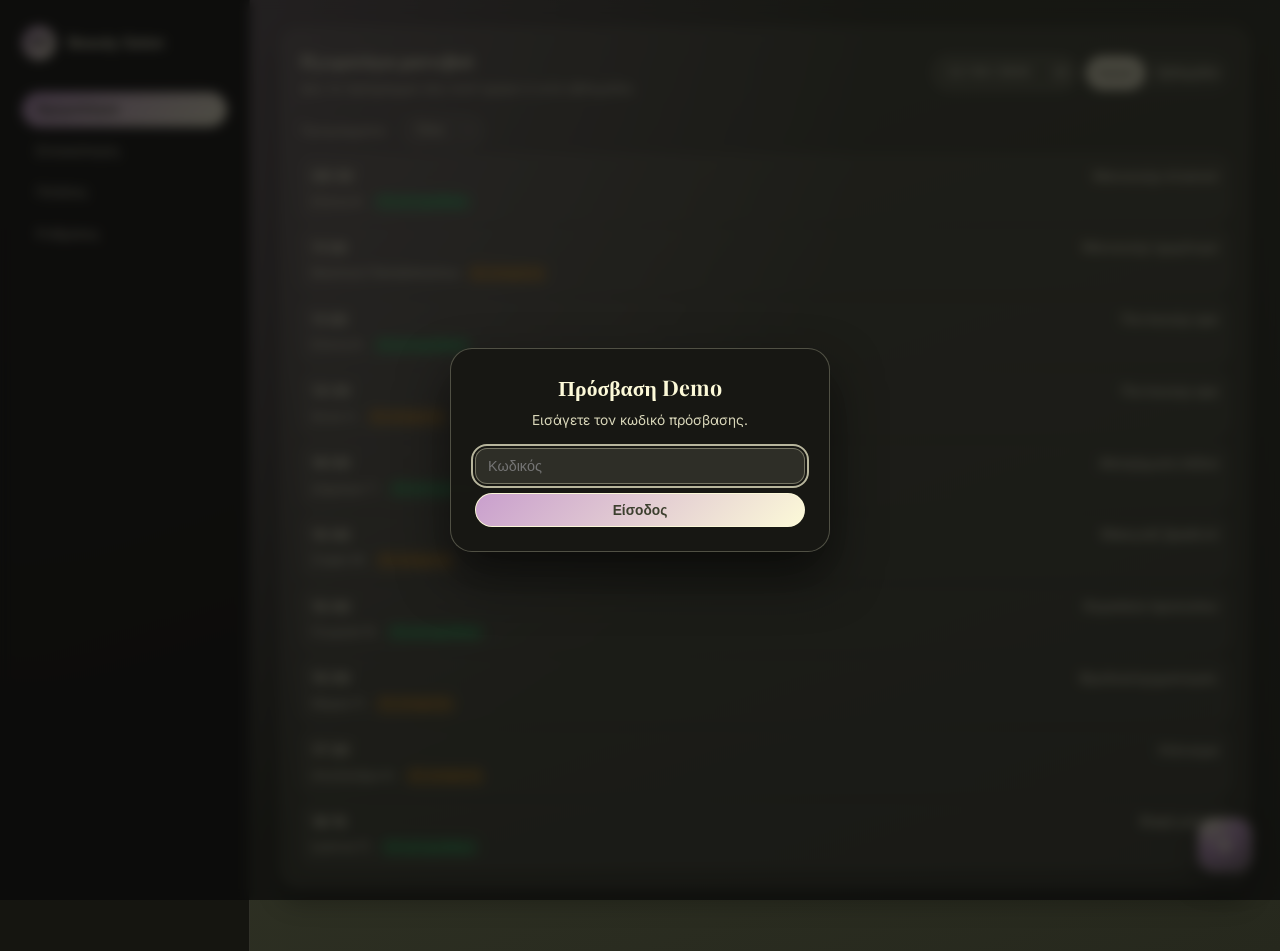
<file: index.html>
<!DOCTYPE html>

<html lang="el">
<head>
<meta charset="utf-8"/>
<title>Beauty Salon</title>
<meta content="width=device-width, initial-scale=1" name="viewport"/>
<link href="https://fonts.googleapis.com" rel="preconnect"/>
<link crossorigin="" href="https://fonts.gstatic.com" rel="preconnect"/>
<link href="https://fonts.googleapis.com/css2?family=Playfair+Display:wght@500;600&amp;family=Inter:wght@400;500;600&amp;display=swap" rel="stylesheet"/>
<link href="admin.css" rel="stylesheet"/>
</head>
<body class="access-locked">
<div class="access-gate" id="access-gate" role="dialog" aria-modal="true" aria-labelledby="access-gate-title">
  <div class="access-gate-card">
    <h1 class="access-gate-title" id="access-gate-title">Πρόσβαση Demo</h1>
    <p class="access-gate-subtitle">Εισάγετε τον κωδικό πρόσβασης.</p>
    <form class="access-gate-form" id="access-gate-form">
      <input class="access-gate-input" id="access-gate-input" type="password" placeholder="Κωδικός" autocomplete="current-password" required/>
      <button class="btn-primary" type="submit">Είσοδος</button>
    </form>
    <p class="access-gate-error" id="access-gate-error" hidden>Λάθος κωδικός.</p>
  </div>
</div>
<script>
(function () {
  if (window.__accessGateInit) return;
  var accessGate = document.getElementById('access-gate');
  if (!accessGate) return;
  window.__accessGateInit = true;
  var accessForm = document.getElementById('access-gate-form');
  var accessInput = document.getElementById('access-gate-input');
  var accessError = document.getElementById('access-gate-error');
  var accessPassword = 'demo123';

  function lockAccess() {
    document.body.classList.add('access-locked');
    accessGate.hidden = false;
    var target = document.querySelector('.admin-page');
    if (target) target.setAttribute('aria-hidden', 'true');
    if (accessInput) accessInput.focus();
  }

  function unlockAccess() {
    document.body.classList.remove('access-locked');
    accessGate.hidden = true;
    var target = document.querySelector('.admin-page');
    if (target) target.removeAttribute('aria-hidden');
    if (accessInput) accessInput.value = '';
    if (accessError) accessError.hidden = true;
  }

  var isUnlocked = false;

  if (isUnlocked) {
    unlockAccess();
  } else {
    lockAccess();
  }

  if (accessForm) {
    accessForm.addEventListener('submit', function (event) {
      event.preventDefault();
      if (!accessInput) return;
      var value = accessInput.value.trim();
      if (value === accessPassword) {
        unlockAccess();
      } else {
        if (accessError) accessError.hidden = false;
        accessInput.value = '';
        accessInput.focus();
      }
    });
  }

  if (accessInput) {
    accessInput.addEventListener('input', function () {
      if (accessError) accessError.hidden = true;
    });
  }
})();
</script>
<div class="admin-page">
<aside class="admin-sidebar">
<div class="admin-logo">
<div class="admin-logo-mark">BS</div>
<div class="admin-logo-text">
<span class="admin-logo-title">Beauty Salon</span>

</div>
</div>
<button aria-label="Άνοιγμα/κλείσιμο πλοήγησης" aria-controls="admin-nav" aria-expanded="false" class="admin-nav-toggle" type="button">
            Μενού
        </button>
<nav id="admin-nav" aria-label="Κύριες ενότητες" class="admin-nav">
<button class="admin-nav-item admin-nav-item--active" data-section="calendar">
<span class="admin-nav-label">Ημερολόγιο</span>
</button>
<button class="admin-nav-item" data-section="dashboard">
<span class="admin-nav-label">Επισκόπηση</span>
</button>
<button class="admin-nav-item" data-section="customers">
<span class="admin-nav-label">Πελάτες</span>
</button>
<button class="admin-nav-item" data-section="settings">
<span class="admin-nav-label">Ρυθμίσεις</span>
</button>
</nav>
</aside>
<main class="admin-main">
<section class="admin-section" data-section="dashboard">
<section class="admin-block dashboard-block">
<div class="admin-block-header">
<div>
<h2 class="admin-block-title">Επισκόπηση CRM</h2>
<p class="admin-block-subtitle">
Συνοπτικά KPIs και αναλύσεις από τα ραντεβού, τους πελάτες, τις υπηρεσίες και το ωράριο που έχεις καταχωρήσει.
</p>
</div>

<div class="admin-block-actions dashboard-actions">
<div class="dash-date-controls">
<label class="dash-date-label" for="dash-date-range">Ημερομηνία αναφοράς</label>
<div class="dash-date-fields">
<select class="control dash-date-select" id="dash-date-range">
<option value="day">Ημέρα</option>
<option value="week">Εβδομάδα</option>
<option value="month">Μήνας</option>
<option value="half-year">6 μήνες</option>
<option value="year">Έτος</option>
<option value="custom">Συγκεκριμένη ημερομηνία</option>
</select>
<input class="control control--date dash-date-input" id="dash-date-input" type="date"/>
<select class="control dash-date-select dash-year-select" id="dash-year-select" hidden>
<option value="">—</option>
</select>
<select class="control dash-date-select dash-half-year-select" id="dash-half-year-select" hidden>
<option value="H1">Ιαν – Ιουν</option>
<option value="H2">Ιουλ – Δεκ</option>
</select>
</div>
</div>
</div>
</div>

<div class="dash-tabs" role="tablist" aria-label="Κατηγορίες επισκόπησης">
  <button type="button" class="dash-tab dash-tab--active" role="tab" id="dash-tab-economics" aria-selected="true" aria-controls="dash-tabpanel-economics" data-dash-tab="economics">Οικονομική Ανάλυση</button>
  <button type="button" class="dash-tab" role="tab" id="dash-tab-operations" aria-selected="false" aria-controls="dash-tabpanel-operations" tabindex="-1" data-dash-tab="operations">Λειτουργία & Ραντεβού</button>
  <button type="button" class="dash-tab" role="tab" id="dash-tab-customers" aria-selected="false" aria-controls="dash-tabpanel-customers" tabindex="-1" data-dash-tab="customers">Πελάτες</button>
<button type="button" class="dash-tab" role="tab" id="dash-tab-exports" aria-selected="false" aria-controls="dash-tabpanel-exports" tabindex="-1" data-dash-tab="exports">Εξαγωγές</button>
  <button type="button" class="dash-tab" role="tab" id="dash-tab-advanced" aria-selected="false" aria-controls="dash-tabpanel-advanced" tabindex="-1" data-dash-tab="advanced">Προχωρημένα (Backend)</button>
</div>

<div class="dash-tabpanels">
      <div class="dash-tabpanel" role="tabpanel" id="dash-tabpanel-economics" aria-labelledby="dash-tab-economics" data-dash-tabpanel="economics">
        <div class="dashboard-kpi-grid dash-econ-kpis" aria-label="Οικονομικοί δείκτες">
      <article class="admin-card stat-card stat-card--kpi">
        <div class="stat-head">
          <div class="stat-trend stat-trend--up" id="dash-kpi-revenue-trend">—</div>
        </div>
        <h3 class="stat-title">Σύνολο εσόδων</h3>
        <p class="stat-value" id="dash-kpi-revenue">—</p>
        <p class="stat-meta" id="dash-kpi-revenue-meta">Διαφορά: —</p>
        <p class="stat-compare">Σε σχέση με την προηγούμενη περίοδο</p>
      </article>

      <article class="admin-card stat-card stat-card--kpi">
        <div class="stat-head">
          <div class="stat-trend stat-trend--up" id="dash-kpi-service-sales-trend">—</div>
        </div>
        <h3 class="stat-title">Υπηρεσίες πουλήθηκαν</h3>
        <p class="stat-value" id="dash-kpi-service-sales">—</p>
        <p class="stat-meta" id="dash-kpi-service-sales-meta">Διαφορά: —</p>
        <p class="stat-compare">Σε σχέση με την προηγούμενη περίοδο</p>
      </article>

      <article class="admin-card stat-card stat-card--kpi">
        <div class="stat-head">
          <div class="stat-trend stat-trend--down" id="dash-kpi-revenue-per-hour-trend">—</div>
        </div>
        <h3 class="stat-title">Έσοδα ανά ώρα λειτουργίας</h3>
        <p class="stat-value" id="dash-kpi-revenue-per-hour">—</p>
        <p class="stat-meta" id="dash-kpi-revenue-per-hour-meta">Διαφορά: —</p>
        <p class="stat-compare">Σε σχέση με την προηγούμενη περίοδο</p>
      </article>
    </div>

    <div class="dashboard-grid dash-econ-charts">
      <article class="admin-card dashboard-panel dash-chart-panel dash-chart-panel--wide">
        <div class="dash-chart-header">
          <div>
            <h3 class="dashboard-panel-title">Επισκόπηση εσόδων</h3>
            <p class="dash-note">Μηνιαία εξέλιξη εσόδων.</p>
          </div>
          <div class="dash-chart-legend">
            <span class="dash-legend-item dash-legend-item--revenue">Έσοδα</span>
          </div>
        </div>
        <div class="dash-line-chart-wrap">
          <svg class="dash-line-chart" viewBox="0 0 640 240" role="img" aria-label="Διάγραμμα εσόδων">
            <g class="dash-chart-grid">
              <line x1="40" y1="30" x2="620" y2="30" />
              <line x1="40" y1="80" x2="620" y2="80" />
              <line x1="40" y1="130" x2="620" y2="130" />
              <line x1="40" y1="180" x2="620" y2="180" />
            </g>
            <path class="dash-line-chart-line dash-line-chart-line--revenue" d="M40 150 C110 120, 170 110, 220 100 C280 90, 320 120, 380 110 C440 100, 500 80, 560 90 C590 95, 610 85, 620 75" />
          </svg>
          <div class="dash-chart-x">
            <span>Ιαν</span><span>Φεβ</span><span>Μαρ</span><span>Απρ</span><span>Μαι</span><span>Ιουν</span><span>Ιουλ</span><span>Αυγ</span><span>Σεπ</span><span>Οκτ</span><span>Νοε</span><span>Δεκ</span>
          </div>
        </div>
      </article>

      <article class="admin-card dashboard-panel dash-chart-panel">
        <div class="dash-chart-header">
          <div>
            <h3 class="dashboard-panel-title">Δημοφιλείς υπηρεσίες</h3>
            <p class="dash-note">Κατανομή κρατήσεων ανά υπηρεσία.</p>
          </div>
        </div>
        <div class="dash-donut-wrap">
          <svg class="dash-donut" viewBox="0 0 120 120" role="img" aria-label="Κατανομή υπηρεσιών">
            <circle class="dash-donut-track" cx="60" cy="60" r="42" />
            <circle class="dash-donut-slice dash-donut-slice--a" cx="60" cy="60" r="42" pathLength="100" stroke-dasharray="35 65" stroke-dashoffset="0" />
            <circle class="dash-donut-slice dash-donut-slice--b" cx="60" cy="60" r="42" pathLength="100" stroke-dasharray="25 75" stroke-dashoffset="-35" />
            <circle class="dash-donut-slice dash-donut-slice--c" cx="60" cy="60" r="42" pathLength="100" stroke-dasharray="18 82" stroke-dashoffset="-60" />
            <circle class="dash-donut-slice dash-donut-slice--d" cx="60" cy="60" r="42" pathLength="100" stroke-dasharray="12 88" stroke-dashoffset="-78" />
            <circle class="dash-donut-slice dash-donut-slice--e" cx="60" cy="60" r="42" pathLength="100" stroke-dasharray="10 90" stroke-dashoffset="-90" />
          </svg>
          <div class="dash-donut-legend">
            <div class="dash-legend-row"><span class="dash-legend-dot dash-legend-dot--a"></span><span>Gel Manicure</span><strong>35%</strong></div>
            <div class="dash-legend-row"><span class="dash-legend-dot dash-legend-dot--b"></span><span>Acrylic Set</span><strong>25%</strong></div>
            <div class="dash-legend-row"><span class="dash-legend-dot dash-legend-dot--c"></span><span>Hair Color</span><strong>18%</strong></div>
            <div class="dash-legend-row"><span class="dash-legend-dot dash-legend-dot--d"></span><span>Facial</span><strong>12%</strong></div>
            <div class="dash-legend-row"><span class="dash-legend-dot dash-legend-dot--e"></span><span>Massage</span><strong>10%</strong></div>
          </div>
        </div>
      </article>
    </div>

    <div class="dashboard-grid dash-econ-secondary">
      <article class="admin-card dashboard-panel">
        <h3 class="dashboard-panel-title">Κορυφαίες υπηρεσίες (κρατήσεις)</h3>
        <ul class="dash-bars" id="dash-top-services"></ul>
        <p class="dash-note">Υπολογίζεται από τις υπηρεσίες που εμφανίζονται στα ραντεβού της ημέρας.</p>
      </article>

      <article class="admin-card dashboard-panel">
        <h3 class="dashboard-panel-title">Έσοδα ανά υπηρεσία</h3>
        <ul class="dash-bars" id="dash-revenue-by-service"></ul>
        <p class="dash-note">Εκτίμηση με βάση τις τιμές στον κατάλογο «Υπηρεσίες».</p>
      </article>

      </div>
  </div><div class="dash-tabpanel" role="tabpanel" id="dash-tabpanel-operations" aria-labelledby="dash-tab-operations" data-dash-tabpanel="operations" hidden>
    <div class="dashboard-kpi-grid" aria-label="Δείκτες λειτουργίας και ραντεβού">
      <article class="admin-card stat-card">
<h3 class="stat-title">Ραντεβού</h3>
<p class="stat-value" id="dash-kpi-appointments">—</p>
<p class="stat-meta" id="dash-kpi-appointments-meta">—</p>
</article>

<article class="admin-card stat-card">
<h3 class="stat-title">Ολοκληρώθηκαν</h3>
<p class="stat-value" id="dash-kpi-completed">—</p>
<p class="stat-meta" id="dash-kpi-completed-meta">—</p>
</article>

<article class="admin-card stat-card">
<h3 class="stat-title">Σε αναμονή</h3>
<p class="stat-value" id="dash-kpi-pending">—</p>
<p class="stat-meta" id="dash-kpi-pending-meta">—</p>
</article>

<article class="admin-card stat-card">
<h3 class="stat-title">Ακυρώσεις</h3>
<p class="stat-value" id="dash-kpi-cancellations">—</p>
<p class="stat-meta" id="dash-kpi-cancellations-meta">—</p>
</article>

<article class="admin-card stat-card">
<h3 class="stat-title">No-show</h3>
<p class="stat-value" id="dash-kpi-no-show">—</p>
<p class="stat-meta" id="dash-kpi-no-show-meta">—</p>
</article>

<article class="admin-card stat-card">
<h3 class="stat-title">Αξιοποίηση ωραρίου</h3>
<p class="stat-value" id="dash-kpi-utilization">—</p>
<p class="stat-meta" id="dash-kpi-utilization-meta">—</p>
</article>

<article class="admin-card stat-card">
<h3 class="stat-title">Ελεύθερα slots</h3>
<p class="stat-value" id="dash-kpi-free-slots">—</p>
<p class="stat-meta" id="dash-kpi-free-slots-meta">—</p>
</article>
    </div>

    <div class="dashboard-grid">
      <article class="admin-card dashboard-panel">
<h3 class="dashboard-panel-title">Ραντεβού ανά εργαζόμενο</h3>
<ul class="dash-bars" id="dash-appointments-by-employee"></ul>
<p class="dash-note">Με βάση το πλήθος ραντεβού ανά εργαζόμενο.</p>
</article>

      <article class="admin-card dashboard-panel">
<h3 class="dashboard-panel-title">Διάρκεια ραντεβού</h3>
<div class="dash-list" id="dash-appointment-duration"></div>
<p class="dash-note">Κατανομή διάρκειας από τις υπηρεσίες των ραντεβού.</p>
</article>

      <article class="admin-card dashboard-panel">
<h3 class="dashboard-panel-title">Ώρες αιχμής</h3>
<div class="dash-heatmap" id="dash-heatmap"></div>
<p class="dash-note">Μετράει πόσα ραντεβού υπάρχουν ανά ώρα για την ημερομηνία αναφοράς.</p>
</article>
    </div>
  </div>

  <div class="dash-tabpanel" role="tabpanel" id="dash-tabpanel-customers" aria-labelledby="dash-tab-customers" data-dash-tabpanel="customers" hidden>
    <div class="dashboard-kpi-grid" aria-label="Δείκτες πελατών">
      <article class="admin-card stat-card">
<h3 class="stat-title">Σύνολο πελατών</h3>
<p class="stat-value" id="dash-kpi-customers">—</p>
<p class="stat-meta" id="dash-kpi-customers-meta">—</p>
</article>

<article class="admin-card stat-card">
<h3 class="stat-title">Ενεργοί (≤30ημ)</h3>
<p class="stat-value" id="dash-kpi-active-customers">—</p>
<p class="stat-meta" id="dash-kpi-active-customers-meta">—</p>
</article>

<article class="admin-card stat-card">
<h3 class="stat-title">Νέοι πελάτες</h3>
<p class="stat-value" id="dash-kpi-new-customers">—</p>
<p class="stat-meta" id="dash-kpi-new-customers-meta">—</p>
</article>

</div>

    <div class="dashboard-grid">
      <article class="admin-card dashboard-panel">
<h3 class="dashboard-panel-title">Segments πελατών</h3>
<div class="dash-segments" id="dash-customer-segments"></div>
<p class="dash-note">Με βάση την «τελευταία επίσκεψη» που φαίνεται στους Πελάτες.</p>
</article>

      <article class="admin-card dashboard-panel">
<h3 class="dashboard-panel-title">Κορυφαίοι πελάτες (έσοδα)</h3>
<div class="dash-list" id="dash-top-customers"></div>
<p class="dash-note">Με βάση το σύνολο εσόδων ανά πελάτη.</p>
</article>

      <article class="admin-card dashboard-panel">
<h3 class="dashboard-panel-title">Προτιμήσεις υπηρεσιών</h3>
<ul class="dash-bars" id="dash-customer-service-preferences"></ul>
<p class="dash-note">Ποιες υπηρεσίες επιλέγουν συχνότερα οι πελάτες.</p>
</article>

      <article class="admin-card dashboard-panel">
<h3 class="dashboard-panel-title">Πελάτες προς επαναδραστηριοποίηση</h3>
<div class="dash-list" id="dash-dormant-list"></div>
<p class="dash-note">Με βάση το τελευταίο ραντεβού για υπενθυμίσεις ή κουπόνια.</p>
</article>
    </div>
  </div>

  <div class="dash-tabpanel" role="tabpanel" id="dash-tabpanel-exports" aria-labelledby="dash-tab-exports" data-dash-tabpanel="exports" hidden>
    <div class="dashboard-grid">
      <article class="admin-card dashboard-panel">
<h3 class="dashboard-panel-title">Εξαγωγές</h3>
<div class="dash-actions">
<button type="button" class="btn-primary dash-export-btn" id="dash-export-customers">Εξαγωγή Πελατών (CSV)</button>
<button type="button" class="btn-ghost dash-export-btn" id="dash-export-services">Εξαγωγή Υπηρεσιών (CSV)</button>
<button type="button" class="btn-ghost dash-export-btn" id="dash-export-appointments">Εξαγωγή Ραντεβού Ημέρας (CSV)</button>
</div>
</article>
    </div>
  </div>

  <div class="dash-tabpanel" role="tabpanel" id="dash-tabpanel-advanced" aria-labelledby="dash-tab-advanced" data-dash-tabpanel="advanced" hidden>
    <div class="dashboard-grid">
      <article class="admin-card dashboard-panel dashboard-panel--full">
<h3 class="dashboard-panel-title">Προχωρημένοι δείκτες CRM</h3>
<div class="dash-advanced">
<div class="dash-advanced-item"><span>Ρυθμός ακύρωσης</span><span class="dash-muted">—</span></div>
<div class="dash-advanced-item"><span>Ρυθμός no-show</span><span class="dash-muted">—</span></div>
<div class="dash-advanced-item"><span>Rebooking rate (π.χ. σε 30 ημέρες)</span><span class="dash-muted">—</span></div>
<div class="dash-advanced-item"><span>Retention ανά cohort</span><span class="dash-muted">—</span></div>
<div class="dash-advanced-item"><span>LTV ανά πελάτη</span><span class="dash-muted">—</span></div>
<div class="dash-advanced-item"><span>Μέσος χρόνος μεταξύ επισκέψεων</span><span class="dash-muted">—</span></div>
<div class="dash-advanced-item"><span>Απόδοση marketing καμπανιών</span><span class="dash-muted">—</span></div>
<div class="dash-advanced-item"><span>Reviews / NPS</span><span class="dash-muted">—</span></div>
<div class="dash-advanced-item"><span>Διαχείριση υπενθυμίσεων (SMS / Email)</span><span class="dash-muted">—</span></div>
<div class="dash-advanced-item"><span>RFM score ανά πελάτη</span><span class="dash-muted">—</span></div>
<div class="dash-advanced-item"><span>Κίνδυνος αποχώρησης (churn)</span><span class="dash-muted">—</span></div>
<div class="dash-advanced-item"><span>Συχνότητα επισκέψεων</span><span class="dash-muted">—</span></div>
<div class="dash-advanced-item"><span>Μέσος χρόνος κράτησης πριν το ραντεβού</span><span class="dash-muted">—</span></div>
<div class="dash-advanced-item"><span>Upsell / cross-sell rate</span><span class="dash-muted">—</span></div>
<div class="dash-advanced-item"><span>Απόδοση εργαζομένων (ραντεβού/ώρα)</span><span class="dash-muted">—</span></div>
</div>
</article>
    </div>
  </div>
</div>

<p class="dash-updated" id="dash-last-updated">Τελευταία ενημέρωση: —</p>

</section>
</section>

<section class="admin-section admin-section--visible" data-section="calendar">
<section class="admin-block">
<div class="admin-block-header">
<div>
<h2 class="admin-block-title">Ημερολόγιο ραντεβού</h2>
<p class="admin-block-subtitle">
                            Δες το πρόγραμμα σου ανά ημέρα ή ανά εβδομάδα.
                        </p>
</div>
<div class="admin-block-actions calendar-actions">
<input class="control control--date calendar-date" type="date"/>
<button class="calendar-week-label calendar-week-pill" id="calendar-week-pill" type="button" aria-label="Επιλογή εβδομάδας">09-15 Δεκ 2025</button>
<div aria-label="Επιλογή προβολής ημερολογίου" class="calendar-toggle" role="tablist">
<button aria-pressed="true" class="control control--chip control--chip-active" data-calendar-view="day" type="button">
                                Ημέρα
                            </button>
<button aria-pressed="false" class="control control--chip" data-calendar-view="week" type="button">
                                Εβδομάδα
                            </button>
</div>
</div>
</div>
<div class="calendar-schedule-controls">
<span class="calendar-schedule-label">Προγράμματα:</span>
<select class="calendar-schedule-select" id="calendar-schedule-select" aria-label="Προγράμματα προσωπικού">
<option value="all" selected>Όλοι</option>
<option value="e1">Άννα</option>
<option value="e2">Μαρία</option>
<option value="e3">Ελένη</option>
</select>
</div>
<div class="calendar-day-view">
<div class="appointments-list appointments-list--compact">
<article class="appointment-card" data-employee="e1">
<div class="appointment-main">
<span class="appointment-time">09:30</span>
<span class="appointment-service">Μανικιούρ κλασικό</span>
</div>
<div class="appointment-meta">
<span class="appointment-client">Ελένη Κ.</span>
<span class="appointment-status appointment-status--completed">Ολοκληρώθηκε</span>
</div>
</article>
<article class="appointment-card" data-employee="e2">
<div class="appointment-main">
<span class="appointment-time">11:00</span>
<span class="appointment-service">Μανικιούρ ημιμόνιμο</span>
</div>
<div class="appointment-meta">
<span class="appointment-client">Βασιλική Παπαδοπούλου</span>
<span class="appointment-status appointment-status--pending">Σε αναμονή</span>
</div>
</article>
<article class="appointment-card" data-employee="e3">
<div class="appointment-main">
<span class="appointment-time">11:00</span>
<span class="appointment-service">Πεντικιούρ spa</span>
</div>
<div class="appointment-meta">
<span class="appointment-client">Ελένη Κ.</span>
<span class="appointment-status appointment-status--completed">Ολοκληρώθηκε</span>
</div>
</article>
<article class="appointment-card" data-employee="e1">
<div class="appointment-main">
<span class="appointment-time">13:30</span>
<span class="appointment-service">Πεντικιούρ spa</span>
</div>
<div class="appointment-meta">
<span class="appointment-client">Άννα Λ.</span>
<span class="appointment-status appointment-status--pending">Σε αναμονή</span>
</div>
</article>
<article class="appointment-card" data-employee="e3">
<div class="appointment-main">
<span class="appointment-time">16:00</span>
<span class="appointment-service">Αποτρίχωση πόδια</span>
</div>
<div class="appointment-meta">
<span class="appointment-client">Δήμητρα Τ.</span>
<span class="appointment-status appointment-status--completed">Ολοκληρώθηκε</span>
</div>
</article>
<article class="appointment-card" data-employee="e2">
<div class="appointment-main">
<span class="appointment-time">15:00</span>
<span class="appointment-service">Μακιγιάζ βραδινό</span>
</div>
<div class="appointment-meta">
<span class="appointment-client">Σοφία Μ.</span>
<span class="appointment-status appointment-status--pending">Σε αναμονή</span>
</div>
</article>
<article class="appointment-card" data-employee="e1">
<div class="appointment-main">
<span class="appointment-time">15:00</span>
<span class="appointment-service">Θεραπεία προσώπου</span>
</div>
<div class="appointment-meta">
<span class="appointment-client">Γεωργία Ν.</span>
<span class="appointment-status appointment-status--completed">Ολοκληρώθηκε</span>
</div>
</article>
<article class="appointment-card" data-employee="e3">
<div class="appointment-main">
<span class="appointment-time">15:00</span>
<span class="appointment-service">Φρύδια/σχηματισμός</span>
</div>
<div class="appointment-meta">
<span class="appointment-client">Μαρία Π.</span>
<span class="appointment-status appointment-status--pending">Σε αναμονή</span>
</div>
</article>
<article class="appointment-card" data-employee="e2">
<div class="appointment-main">
<span class="appointment-time">17:30</span>
<span class="appointment-service">Χτένισμα</span>
</div>
<div class="appointment-meta">
<span class="appointment-client">Αλεξάνδρα Κ.</span>
<span class="appointment-status appointment-status--pending">Σε αναμονή</span>
</div>
</article>
<article class="appointment-card" data-employee="e1">
<div class="appointment-main">
<span class="appointment-time">18:15</span>
<span class="appointment-service">Βαφή ριζών</span>
</div>
<div class="appointment-meta">
<span class="appointment-client">Ιωάννα Π.</span>
<span class="appointment-status appointment-status--completed">Ολοκληρώθηκε</span>
</div>
</article>
</div>
</div>
<div class="calendar-week-view">
<div class="calendar-preview">
<div class="calendar-week-scroller">
<div class="calendar-week-inner">
<div class="calendar-preview-header">
<span>Δευ</span>
<span>Τρι</span>
<span>Τετ</span>
<span>Πεμ</span>
<span>Παρ</span>
<span>Σαβ</span>
</div>
<div class="calendar-preview-body">
<div class="calendar-column">
<div class="calendar-slot calendar-slot--busy" data-employee="e1" data-client="Ελένη Κ." data-status="completed">09:30<br/>Μανικιούρ κλασικό</div>
<div class="calendar-slot calendar-slot--busy calendar-slot--stack" data-appointments="11:00|Μανικιούρ ημιμόνιμο|Βασιλική Παπαδοπούλου|pending|e2;11:00|Πεντικιούρ spa|Ελένη Κ.|completed|e3">11:00<br/>Μανικιούρ ημιμόνιμο<span class="calendar-slot-bubble" data-appointments="11:00|Μανικιούρ ημιμόνιμο|Βασιλική Παπαδοπούλου|pending|e2;11:00|Πεντικιούρ spa|Ελένη Κ.|completed|e3">2</span></div>
<div class="calendar-slot calendar-slot--busy" data-employee="e1" data-client="Άννα Λ." data-status="pending">13:30<br/>Πεντικιούρ spa</div>
<div class="calendar-slot calendar-slot--busy calendar-slot--stack" data-appointments="15:00|Μακιγιάζ βραδινό|Σοφία Μ.|pending|e2;15:00|Θεραπεία προσώπου|Γεωργία Ν.|completed|e1;15:00|Φρύδια/σχηματισμός|Μαρία Π.|pending|e3">15:00<br/>Μακιγιάζ βραδινό<span class="calendar-slot-bubble" data-appointments="15:00|Μακιγιάζ βραδινό|Σοφία Μ.|pending|e2;15:00|Θεραπεία προσώπου|Γεωργία Ν.|completed|e1;15:00|Φρύδια/σχηματισμός|Μαρία Π.|pending|e3">3</span></div>
<div class="calendar-slot calendar-slot--busy" data-employee="e3" data-client="Δήμητρα Τ." data-status="completed">16:00<br/>Αποτρίχωση πόδια</div>
<div class="calendar-slot calendar-slot--busy" data-employee="e2" data-client="Αλεξάνδρα Κ." data-status="pending">17:30<br/>Χτένισμα</div>
<div class="calendar-slot calendar-slot--busy" data-employee="e1" data-client="Ιωάννα Π." data-status="completed">18:15<br/>Βαφή ριζών</div>
</div>
<div class="calendar-column">
<div class="calendar-slot calendar-slot--busy calendar-slot--stack" data-appointments="10:00|Αποτρίχωση|Μαρία Π.|pending|e2;10:00|Μανικιούρ|Ελένη Κ.|completed|e3">10:00<br/>Αποτρίχωση<span class="calendar-slot-bubble" data-appointments="10:00|Αποτρίχωση|Μαρία Π.|pending|e2;10:00|Μανικιούρ|Ελένη Κ.|completed|e3">2</span></div>
<div class="calendar-slot calendar-slot--free">14:30</div>
<div class="calendar-slot calendar-slot--busy" data-employee="e1" data-client="Κατερίνα Σ." data-status="pending">18:00<br/>Μανικιούρ</div>
</div>
<div class="calendar-column">
<div class="calendar-slot calendar-slot--free">10:00</div>
<div class="calendar-slot calendar-slot--busy" data-employee="e3" data-client="Νίκη Γ." data-status="pending">12:30<br/>Πεντικιούρ</div>
<div class="calendar-slot calendar-slot--busy" data-employee="e2" data-client="Λίνα Χ." data-status="completed">19:00<br/>Μανικιούρ</div>
</div>
<div class="calendar-column">
<div class="calendar-slot calendar-slot--busy" data-employee="e2" data-client="Μαργαρίτα Ζ." data-status="pending">11:00<br/>Αποτρίχωση</div>
<div class="calendar-slot calendar-slot--free">15:30</div>
<div class="calendar-slot calendar-slot--busy" data-employee="e1" data-client="Ευγενία Σ." data-status="completed">19:30<br/>Πεντικιούρ</div>
</div>
<div class="calendar-column">
<div class="calendar-slot calendar-slot--busy" data-employee="e1" data-client="Κλειώ Δ." data-status="completed">09:00<br/>Μανικιούρ</div>
<div class="calendar-slot calendar-slot--busy" data-employee="e3" data-client="Ρένα Μ." data-status="pending">13:30<br/>Αποτρίχωση</div>
<div class="calendar-slot calendar-slot--free">18:30</div>
</div>
<div class="calendar-column">
<div class="calendar-slot calendar-slot--free">11:00</div>
<div class="calendar-slot calendar-slot--busy" data-employee="e2" data-client="Στέλλα Β." data-status="pending">15:00<br/>Πεντικιούρ</div>
<div class="calendar-slot calendar-slot--busy" data-employee="e3" data-client="Αριάδνη Λ." data-status="completed">18:00<br/>Μανικιούρ</div>
</div>
</div>
</div>
</div>
</div>

</div><div class="edit-panel" hidden="" id="appointment-inspect-panel">
<h3 class="edit-panel-title" id="appointment-inspect-title">
                        Λεπτομέρειες ραντεβού
                    </h3>
<div class="appointment-stack-nav" id="appointment-stack-nav" hidden="">
<button class="appointment-stack-btn" id="appointment-stack-prev" type="button" aria-label="Προηγούμενο ραντεβού">&lsaquo;</button>
<span class="appointment-stack-count" id="appointment-stack-count">1 / 1</span>
<button class="appointment-stack-btn" id="appointment-stack-next" type="button" aria-label="Επόμενο ραντεβού">&rsaquo;</button>
</div>
<form id="appointment-inspect-form">
<div class="edit-panel-grid">
<div class="edit-panel-field">
<label class="edit-panel-label" for="appointment-date-input">
                                    Ημερομηνία
                                </label>
<input class="edit-panel-input" id="appointment-date-input" name="date" type="date"/>
</div>
<div class="edit-panel-field">
<label class="edit-panel-label" for="appointment-time-input">
                                    Ώρα
                                </label>
<input class="edit-panel-input" id="appointment-time-input" name="time" placeholder="π.χ. 09:30" type="text"/>
</div>
<div class="edit-panel-field">
<label class="edit-panel-label" for="appointment-client-input">
                                    Πελάτης
                                </label>
<input class="edit-panel-input" id="appointment-client-input" name="client" placeholder="Όνομα πελάτη" type="text"/>
</div>
<div class="edit-panel-field">
<label class="edit-panel-label" for="appointment-service-input">
                                    Υπηρεσία
                                </label>
<input class="edit-panel-input" id="appointment-service-input" name="service" placeholder="Τίτλος υπηρεσίας" type="text"/>
</div>
<div class="edit-panel-field">
<label class="edit-panel-label" for="appointment-employee-input">
                                    Εργαζόμενος
                                </label>
<select class="edit-panel-input" id="appointment-employee-input" name="employee">
<option value="">—</option>
<option value="e1">Άννα</option>
<option value="e2">Μαρία</option>
<option value="e3">Ελένη</option>
</select>
</div>
<div class="edit-panel-field">
<label class="edit-panel-label" for="appointment-status-input">
                                    Κατάσταση
                                </label>
<select class="edit-panel-input" id="appointment-status-input" name="status">
<option value="">—</option>
<option value="pending">Σε αναμονή</option>
<option value="completed">Ολοκληρώθηκε</option>
<option value="no-show">No show</option>
</select>
</div>
</div>
<div class="edit-panel-actions">
<button class="btn-primary" type="submit">
                                Αποθήκευση
                            </button>
<button class="btn-ghost" id="appointment-cancel" type="button">
                                Ακύρωση
                            </button>
<button class="btn-danger" id="appointment-delete" type="button">
                                Διαγραφή
                            </button>
</div>
</form>
</div>
</section>
</section>
<section class="admin-section" data-section="customers">
<section class="admin-block">
<div class="admin-block-header">
<div>
<h2 class="admin-block-title">Πελάτες</h2>
<p class="admin-block-subtitle">
                            Λίστα με τους πελάτες σου.
                        </p>
</div>
<div class="admin-block-actions">
<input class="control" id="customers-search-input" placeholder="Αναζήτηση ονόματος ή τηλεφώνου..." type="search"/>
</div>
</div>
<div class="table-shell" id="customers-table">
<div class="table-header">
<span>Όνομα</span>
<span>Τηλέφωνο</span>
<span>Email</span>
<span>Τελευταίο ραντεβού</span>
<span>Σημειώσεις</span>
</div>
<div class="table-row">
<span>Βασιλική Παπαδοπούλου</span>
<span>69XXXXXXXX</span>
<span>vasiliki@example.com</span>
<span>10/12/2025 · Μανικιούρ</span>
<span>Προτιμά απογεύματα</span>
</div>
<div class="table-row">
<span>Άννα Λ.</span>
<span>69XXXXXXXX</span>
<span>anna.l@example.com</span>
<span>09/12/2025 · Πεντικιούρ</span>
<span></span>
</div>
<div class="table-row">
<span>Δήμητρα Τ.</span>
<span>69XXXXXXXX</span>
<span>dimitra.t@example.com</span>
<span>08/12/2025 · Αποτρίχωση</span>
<span>Ευαισθησία στο κερί</span>
</div>
<div class="table-row">
<span>Σοφία Μ.</span>
<span>69XXXXXXXX</span>
<span>sofia.m@example.com</span>
<span>11/12/2025 · Μακιγιάζ</span>
<span>Προτιμά φυσικό αποτέλεσμα</span>
</div>
<div class="table-row">
<span>Γεωργία Ν.</span>
<span>69XXXXXXXX</span>
<span>georgia.n@example.com</span>
<span>07/12/2025 · Θεραπεία προσώπου</span>
<span>Ευαισθησία σε αρώματα</span>
</div>
<div class="table-row">
<span>Ιωάννα Π.</span>
<span>69XXXXXXXX</span>
<span>ioanna.p@example.com</span>
<span>05/12/2025 · Βαφή ριζών</span>
<span>Χρειάζεται δοκιμή χρώματος</span>
</div>
</div>
<div class="edit-panel" hidden="" id="customer-edit-panel">
<h3 class="edit-panel-title" id="customer-edit-title">
                        Επεξεργασία πελάτη
                    </h3>
<form id="customer-edit-form">
<div class="edit-panel-grid">
<div class="edit-panel-field">
<label class="edit-panel-label" for="customer-name-input">Όνομα</label>
<input class="edit-panel-input" id="customer-name-input" name="name" placeholder="Πλήρες όνομα" required="" type="text"/>
</div>
<div class="edit-panel-field">
<label class="edit-panel-label" for="customer-phone-input">Τηλέφωνο</label>
<input class="edit-panel-input" id="customer-phone-input" name="phone" placeholder="69XXXXXXXX" type="tel"/>
</div>
<div class="edit-panel-field">
<label class="edit-panel-label" for="customer-email-input">Email</label>
<input class="edit-panel-input" id="customer-email-input" name="email" placeholder="email@domain.com" type="email"/>
</div>
<div class="edit-panel-field">
<label class="edit-panel-label" for="customer-lastappt-input">
                                    Τελευταίο ραντεβού
                                </label>
<input class="edit-panel-input" id="customer-lastappt-input" name="lastAppointment" placeholder="π.χ. 10/12/2025 · Μανικιούρ" type="text"/>
</div>
<div class="edit-panel-field">
<label class="edit-panel-label" for="customer-notes-input">Σημειώσεις</label>
<input class="edit-panel-input" id="customer-notes-input" name="notes" placeholder="προτιμήσεις, ευαισθησίες κ.λπ." type="text"/>
</div>
<div class="edit-panel-field">
<span class="edit-panel-label">Ιστορικό ραντεβού</span>
<button class="btn-ghost customer-history-btn" id="customer-history-btn" type="button">Ιστορικό ραντεβού</button>
</div>
</div>
<div class="edit-panel-actions">
<button class="btn-primary" type="submit">
                                Αποθήκευση
                            </button>
<button class="btn-ghost" id="customer-cancel-edit" type="button">
                                Ακύρωση
                            </button>
<button class="btn-danger" id="customer-delete" type="button">
                                Διαγραφή
                            </button>
</div>
</form>
</div>
</section>
</section>
        <section class="admin-section" data-section="settings">
            <section class="admin-block">
                <div class="admin-block-header">
                    <div>
                        <h2 class="admin-block-title">Ρυθμίσεις καταστήματος</h2>
                    </div>
                </div>

                <div class="settings-tabs-shell">
                    <div class="settings-tabs" role="tablist" aria-label="Ρυθμίσεις">
                        <button class="settings-tab settings-tab--active" id="settings-tab-employees" data-settings-tab="employees" role="tab" aria-selected="true" aria-controls="settings-panel-employees" type="button">
                            Ρύθμιση προσωπικού
                        </button>
                        <button class="settings-tab" id="settings-tab-shop" data-settings-tab="shop" role="tab" aria-selected="false" aria-controls="settings-panel-shop" type="button">
                            Ρυθμίσεις καταστήματος
                        </button>
                        <button class="settings-tab" id="settings-tab-login" data-settings-tab="login" role="tab" aria-selected="false" aria-controls="settings-panel-login" type="button">
                            Ρυθμίσεις σύνδεσης
                        </button>
                    </div>

                    <div class="settings-panels">
                        <div class="settings-panel settings-panel--active" id="settings-panel-employees" data-settings-panel="employees" role="tabpanel" aria-labelledby="settings-tab-employees">
                            <p class="settings-subtitle">Ρύθμιση προσωπικού</p>
                            <p class="settings-note">Διαχειρίσου βασικές πληροφορίες εργαζομένων και κατάσταση διαθεσιμότητας.</p>
                            <div class="settings-employee-list">
                                <div class="settings-employee-card" data-employee="e1" data-services="Μανικιούρ ημιμόνιμο|Πεντικιούρ spa">
                                    <div class="settings-employee-header">
                                        <span class="settings-employee-name">Άννα</span>
                                        <button class="settings-employee-offline" type="button" onclick="(function(btn){var p=document.getElementById('employee-offline-panel');if(!p)return;var card=btn.closest('.settings-employee-card');var key=card?card.dataset.employee:'';var nameEl=card?card.querySelector('.settings-employee-name'):null;var keyInput=document.getElementById('employee-offline-key');if(keyInput)keyInput.value=key;var nameTarget=document.getElementById('employee-offline-name');if(nameTarget)nameTarget.textContent=nameEl?nameEl.textContent.trim():'—';var start=document.getElementById('employee-offline-start');if(start)start.value='';var end=document.getElementById('employee-offline-end');if(end)end.value='';p.hidden=false;p.style.display='block';var o=document.getElementById('global-edit-overlay');if(o){o.hidden=false;o.style.display='block';document.body.classList.add('modal-open');}var s=document.querySelector('.admin-section.admin-section--visible[data-section=&quot;settings&quot;]');document.body.classList.toggle('overlay-in-settings',!!s);})(this);">Προσθήκη άδειας</button>
                                        <button class="settings-employee-delete" type="button">Διαγραφή</button>
                                    </div>
                                    <div class="settings-employee-fields">
                                        <div class="settings-employee-services">
                                            <span class="settings-employee-services-title">Μενού υπηρεσιών</span>
                                            <div class="settings-employee-services-list" data-employee-services></div>
                                        </div>
                                    </div>
                                </div>
                                <div class="settings-employee-card" data-employee="e2" data-services="Μακιγιάζ βραδινό|Βαφή ριζών">
                                    <div class="settings-employee-header">
                                        <span class="settings-employee-name">Μαρία</span>
                                        <button class="settings-employee-offline" type="button" onclick="(function(btn){var p=document.getElementById('employee-offline-panel');if(!p)return;var card=btn.closest('.settings-employee-card');var key=card?card.dataset.employee:'';var nameEl=card?card.querySelector('.settings-employee-name'):null;var keyInput=document.getElementById('employee-offline-key');if(keyInput)keyInput.value=key;var nameTarget=document.getElementById('employee-offline-name');if(nameTarget)nameTarget.textContent=nameEl?nameEl.textContent.trim():'—';var start=document.getElementById('employee-offline-start');if(start)start.value='';var end=document.getElementById('employee-offline-end');if(end)end.value='';p.hidden=false;p.style.display='block';var o=document.getElementById('global-edit-overlay');if(o){o.hidden=false;o.style.display='block';document.body.classList.add('modal-open');}var s=document.querySelector('.admin-section.admin-section--visible[data-section=&quot;settings&quot;]');document.body.classList.toggle('overlay-in-settings',!!s);})(this);">Προσθήκη άδειας</button>
                                        <button class="settings-employee-delete" type="button">Διαγραφή</button>
                                    </div>
                                    <div class="settings-employee-fields">
                                        <div class="settings-employee-services">
                                            <span class="settings-employee-services-title">Μενού υπηρεσιών</span>
                                            <div class="settings-employee-services-list" data-employee-services></div>
                                        </div>
                                    </div>
                                </div>
                                <div class="settings-employee-card" data-employee="e3" data-services="Αποτρίχωση πόδια|Θεραπεία προσώπου">
                                    <div class="settings-employee-header">
                                        <span class="settings-employee-name">Ελένη</span>
                                        <button class="settings-employee-offline" type="button" onclick="(function(btn){var p=document.getElementById('employee-offline-panel');if(!p)return;var card=btn.closest('.settings-employee-card');var key=card?card.dataset.employee:'';var nameEl=card?card.querySelector('.settings-employee-name'):null;var keyInput=document.getElementById('employee-offline-key');if(keyInput)keyInput.value=key;var nameTarget=document.getElementById('employee-offline-name');if(nameTarget)nameTarget.textContent=nameEl?nameEl.textContent.trim():'—';var start=document.getElementById('employee-offline-start');if(start)start.value='';var end=document.getElementById('employee-offline-end');if(end)end.value='';p.hidden=false;p.style.display='block';var o=document.getElementById('global-edit-overlay');if(o){o.hidden=false;o.style.display='block';document.body.classList.add('modal-open');}var s=document.querySelector('.admin-section.admin-section--visible[data-section=&quot;settings&quot;]');document.body.classList.toggle('overlay-in-settings',!!s);})(this);">Προσθήκη άδειας</button>
                                        <button class="settings-employee-delete" type="button">Διαγραφή</button>
                                    </div>
                                    <div class="settings-employee-fields">
                                        <div class="settings-employee-services">
                                            <span class="settings-employee-services-title">Μενού υπηρεσιών</span>
                                            <div class="settings-employee-services-list" data-employee-services></div>
                                        </div>
                                    </div>
                                </div>
                            </div>
                            <div class="settings-actions">
                                <button type="button" class="btn-primary" id="btn-add-employee" onclick="(function(){var p=document.getElementById('employee-edit-panel');if(!p)return;p.hidden=false;p.style.display='block';var o=document.getElementById('global-edit-overlay');if(o){o.hidden=false;o.style.display='block';document.body.classList.add('modal-open');}var s=document.querySelector('.admin-section.admin-section--visible[data-section=&quot;settings&quot;]');document.body.classList.toggle('overlay-in-settings',!!s);})()">
                                    + Νέα εργαζόμενη/ος
                                </button>
                            </div>
                            <div class="edit-panel" hidden="" id="employee-edit-panel">
                                <h3 class="edit-panel-title" id="employee-edit-title">
                                    Νέος εργαζόμενος
                                </h3>
                                <form id="employee-edit-form">
                                    <div class="edit-panel-grid">
                                        <div class="edit-panel-field">
                                            <label class="edit-panel-label" for="employee-name-input">Όνομα</label>
                                            <input class="edit-panel-input" id="employee-name-input" name="name" placeholder="Όνομα εργαζόμενου" required="" type="text"/>
                                        </div>
                                        <div class="edit-panel-field edit-panel-field--full">
                                            <label class="edit-panel-label">Μενού υπηρεσιών</label>
                                            <div class="settings-employee-services-list" id="employee-services-picker"></div>
                                        </div>
                                    </div>
                                    <div class="edit-panel-actions">
                                        <button class="btn-primary" type="submit">
                                            Αποθήκευση
                                        </button>
                                        <button class="btn-ghost" id="employee-cancel-edit" type="button" onclick="(function(){var p=document.getElementById('employee-edit-panel');if(p){p.hidden=true;p.style.display='none';}var o=document.getElementById('global-edit-overlay');if(o){o.hidden=true;o.style.display='none';document.body.classList.remove('modal-open');}document.body.classList.remove('overlay-in-settings');})()">
                                            Ακύρωση
                                        </button>
                                    </div>
                                </form>
                            </div>
                        </div>

                        <div class="settings-panel" id="settings-panel-shop" data-settings-panel="shop" role="tabpanel" aria-labelledby="settings-tab-shop">
                            <div class="settings-section settings-section--services" id="settings-services">
                                <div class="settings-section-header">
                                    <div>
                                        <p class="settings-subtitle">Υπηρεσίες &amp; τιμές</p>
                                        <p class="settings-note">
                                            Διαχείριση υπηρεσιών, διάρκειας και τιμών.
                                        </p>
                                    </div>
                                    <button type="button" class="btn-primary" id="btn-new-service">
                                        + Νέα υπηρεσία
                                    </button>
                                </div>
                                <div class="table-shell table-shell--compact" id="services-table">
                                    <div class="table-header">
                                        <span>Κατηγορία</span>
                                        <span>Υπηρεσία</span>
                                        <span>Διάρκεια</span>
                                        <span>Τιμή</span>
                                    </div>
                                    <div class="table-row">
                                        <span>Μανικιούρ</span>
                                        <span>Μανικιούρ ημιμόνιμο</span>
                                        <span>60'</span>
                                        <span>25€</span>
                                    </div>
                                    <div class="table-row">
                                        <span>Πεντικιούρ</span>
                                        <span>Πεντικιούρ spa</span>
                                        <span>70'</span>
                                        <span>30€</span>
                                    </div>
                                    <div class="table-row">
                                        <span>Αποτρίχωση</span>
                                        <span>Αποτρίχωση πόδια</span>
                                        <span>45'</span>
                                        <span>22€</span>
                                    </div>
                                    <div class="table-row">
                                        <span>Μακιγιάζ</span>
                                        <span>Μακιγιάζ βραδινό</span>
                                        <span>50'</span>
                                        <span>35€</span>
                                    </div>
                                    <div class="table-row">
                                        <span>Περιποίηση</span>
                                        <span>Θεραπεία προσώπου</span>
                                        <span>60'</span>
                                        <span>40€</span>
                                    </div>
                                    <div class="table-row">
                                        <span>Χρώμα</span>
                                        <span>Βαφή ριζών</span>
                                        <span>75'</span>
                                        <span>45€</span>
                                    </div>
                                </div>
                                <p class="table-hint">
                                    Πάτησε σε μια γραμμή για επεξεργασία ή χρησιμοποίησε το “+ Νέα υπηρεσία”.
                                </p>
                            </div>
                            <div class="settings-section settings-section--hours">
                                <p class="settings-subtitle">Ωράριο καταστήματος</p>
                                <div class="settings-grid settings-hours-grid">
                                <div class="field settings-day-row" data-day="monday">
                                    <label class="field-label">Δευτέρα</label>
                                    <div class="settings-day-controls">
                                        <label class="settings-day-toggle">
                                            <input type="checkbox" class="settings-day-open-toggle" data-day="monday" checked>
                                            <span>Ανοιχτό</span>
                                        </label>
                                        <div class="settings-intervals" data-day="monday">
                                            <div class="settings-interval">
                                                <input type="time" class="control-input settings-time-input" data-day="monday" data-field="from" value="10:00">
                                                <span class="settings-time-separator">–</span>
                                                <input type="time" class="control-input settings-time-input" data-day="monday" data-field="to" value="20:00">
                                            </div>
                                        </div>
                                    </div>
                                </div>

                                <div class="field settings-day-row" data-day="tuesday">
                                    <label class="field-label">Τρίτη</label>
                                    <div class="settings-day-controls">
                                        <label class="settings-day-toggle">
                                            <input type="checkbox" class="settings-day-open-toggle" data-day="tuesday" checked>
                                            <span>Ανοιχτό</span>
                                        </label>
                                        <div class="settings-intervals" data-day="tuesday">
                                            <div class="settings-interval">
                                                <input type="time" class="control-input settings-time-input" data-day="tuesday" data-field="from" value="10:00">
                                                <span class="settings-time-separator">–</span>
                                                <input type="time" class="control-input settings-time-input" data-day="tuesday" data-field="to" value="20:00">
                                            </div>
                                        </div>
                                    </div>
                                </div>

                                <div class="field settings-day-row" data-day="wednesday">
                                    <label class="field-label">Τετάρτη</label>
                                    <div class="settings-day-controls">
                                        <label class="settings-day-toggle">
                                            <input type="checkbox" class="settings-day-open-toggle" data-day="wednesday" checked>
                                            <span>Ανοιχτό</span>
                                        </label>
                                        <div class="settings-intervals" data-day="wednesday">
                                            <div class="settings-interval">
                                                <input type="time" class="control-input settings-time-input" data-day="wednesday" data-field="from" value="10:00">
                                                <span class="settings-time-separator">–</span>
                                                <input type="time" class="control-input settings-time-input" data-day="wednesday" data-field="to" value="20:00">
                                            </div>
                                        </div>
                                    </div>
                                </div>

                                <div class="field settings-day-row" data-day="thursday">
                                    <label class="field-label">Πέμπτη</label>
                                    <div class="settings-day-controls">
                                        <label class="settings-day-toggle">
                                            <input type="checkbox" class="settings-day-open-toggle" data-day="thursday" checked>
                                            <span>Ανοιχτό</span>
                                        </label>
                                        <div class="settings-intervals" data-day="thursday">
                                            <div class="settings-interval">
                                                <input type="time" class="control-input settings-time-input" data-day="thursday" data-field="from" value="10:00">
                                                <span class="settings-time-separator">–</span>
                                                <input type="time" class="control-input settings-time-input" data-day="thursday" data-field="to" value="20:00">
                                            </div>
                                        </div>
                                    </div>
                                </div>

                                <div class="field settings-day-row" data-day="friday">
                                    <label class="field-label">Παρασκευή</label>
                                    <div class="settings-day-controls">
                                        <label class="settings-day-toggle">
                                            <input type="checkbox" class="settings-day-open-toggle" data-day="friday" checked>
                                            <span>Ανοιχτό</span>
                                        </label>
                                        <div class="settings-intervals" data-day="friday">
                                            <div class="settings-interval">
                                                <input type="time" class="control-input settings-time-input" data-day="friday" data-field="from" value="10:00">
                                                <span class="settings-time-separator">–</span>
                                                <input type="time" class="control-input settings-time-input" data-day="friday" data-field="to" value="20:00">
                                            </div>
                                        </div>
                                    </div>
                                </div>

                                <div class="field settings-day-row" data-day="saturday">
                                    <label class="field-label">Σάββατο</label>
                                    <div class="settings-day-controls">
                                        <label class="settings-day-toggle">
                                            <input type="checkbox" class="settings-day-open-toggle" data-day="saturday" checked>
                                            <span>Ανοιχτό</span>
                                        </label>
                                        <div class="settings-intervals" data-day="saturday">
                                            <div class="settings-interval">
                                                <input type="time" class="control-input settings-time-input" data-day="saturday" data-field="from" value="10:00">
                                                <span class="settings-time-separator">–</span>
                                                <input type="time" class="control-input settings-time-input" data-day="saturday" data-field="to" value="16:00">
                                            </div>
                                        </div>
                                    </div>
                                </div>
                                </div>
                            </div>
                            <div class="edit-panel" hidden="" id="service-edit-panel">
                                <h3 class="edit-panel-title" id="service-edit-title">
                                    Επεξεργασία υπηρεσίας
                                </h3>
                                <form id="service-edit-form">
                                    <div class="edit-panel-grid">
                                        <div class="edit-panel-field">
                                            <label class="edit-panel-label" for="service-category-input">
                                                Κατηγορία
                                            </label>
                                            <input class="edit-panel-input" id="service-category-input" name="category" placeholder="Μανικιούρ, Πεντικιούρ..." required="" type="text"/>
                                        </div>
                                        <div class="edit-panel-field">
                                            <label class="edit-panel-label" for="service-name-input">
                                                Υπηρεσία
                                            </label>
                                            <input class="edit-panel-input" id="service-name-input" name="name" placeholder="Όνομα υπηρεσίας" required="" type="text"/>
                                        </div>
                                        <div class="edit-panel-field">
                                            <label class="edit-panel-label" for="service-duration-input">
                                                Διάρκεια
                                            </label>
                                            <input class="edit-panel-input" id="service-duration-input" name="duration" placeholder="π.χ. 60'" type="text"/>
                                        </div>
                                        <div class="edit-panel-field">
                                            <label class="edit-panel-label" for="service-price-input">
                                                Τιμή
                                            </label>
                                            <input class="edit-panel-input" id="service-price-input" name="price" placeholder="π.χ. 25€" type="text"/>
                                        </div>
                                    </div>
                                    <div class="edit-panel-actions">
                                        <button class="btn-primary" type="submit">
                                            Αποθήκευση
                                        </button>
                                        <button class="btn-ghost" id="service-cancel-edit" type="button">
                                            Ακύρωση
                                        </button>
                                        <button class="btn-danger" id="service-delete" type="button">
                                            Διαγραφή
                                        </button>
                                    </div>
                                </form>
                            </div>
                        </div>

                        <div class="settings-panel" id="settings-panel-login" data-settings-panel="login" role="tabpanel" aria-labelledby="settings-tab-login">
                            <div class="settings-auth">
                                <p class="settings-subtitle">Στοιχεία πρόσβασης</p>
                                <div class="settings-actions settings-actions--stack">
                                    <button type="button" class="btn-primary" id="btn-change-password">
                                        Αλλαγή κωδικού πρόσβασης
                                    </button>
                                    <button type="button" class="btn-ghost" id="btn-booking-form">
                                        Φόρμα κράτησης
                                    </button>
                                    <button type="button" class="btn-ghost" id="btn-logout">
                                        Αποσύνδεση
                                    </button>
                                </div>
                                <p class="settings-note" id="settings-message"></p>
                            </div>
                        </div>
                    </div>
                </div>
            </section>
        </section>
</main>
</div>
<div class="edit-panel" hidden="" id="employee-offline-panel">
    <h3 class="edit-panel-title">Offline ημερομηνίες</h3>
    <form id="employee-offline-form">
        <input type="hidden" id="employee-offline-key" name="employeeKey"/>
        <div class="edit-panel-grid">
            <div class="edit-panel-field edit-panel-field--full">
                <span class="edit-panel-label">Εργαζόμενος</span>
                <strong id="employee-offline-name">—</strong>
            </div>
            <div class="edit-panel-field">
                <label class="edit-panel-label" for="employee-offline-start">Από</label>
                <input class="edit-panel-input" id="employee-offline-start" name="start" required="" type="date"/>
            </div>
            <div class="edit-panel-field">
                <label class="edit-panel-label" for="employee-offline-end">Έως (προαιρετικό)</label>
                <input class="edit-panel-input" id="employee-offline-end" name="end" type="date"/>
            </div>
        </div>
        <p class="edit-panel-note">Αφήστε το “Έως” κενό για μία ημέρα.</p>
        <div class="edit-panel-actions">
            <button class="btn-primary" type="submit">Αποθήκευση</button>
            <button class="btn-ghost" id="employee-offline-cancel" type="button" onclick="(function(){var p=document.getElementById('employee-offline-panel');if(p){p.hidden=true;p.style.display='none';}var o=document.getElementById('global-edit-overlay');if(o){o.hidden=true;o.style.display='none';document.body.classList.remove('modal-open');}document.body.classList.remove('overlay-in-settings');})()">Ακύρωση</button>
        </div>
    </form>
</div>
<div class="edit-panel" hidden="" id="customer-history-panel">
    <h3 class="edit-panel-title">Ιστορικό ραντεβού</h3>
    <p class="edit-panel-note" id="customer-history-name">—</p>
    <div class="customer-history-list" id="customer-history-list"></div>
    <div class="edit-panel-actions">
        <button class="btn-ghost" id="customer-history-close" type="button">Κλείσιμο</button>
    </div>
</div>
<div class="edit-panel" hidden="" id="calendar-overlap-panel">
    <h3 class="edit-panel-title">Πολλαπλά ραντεβού</h3>
    <div class="calendar-overlap-list" id="calendar-overlap-list"></div>
    <div class="calendar-overlap-nav">
        <button class="calendar-overlap-arrow" id="calendar-overlap-prev" type="button" aria-label="Προηγούμενο ραντεβού">&lsaquo;</button>
        <span class="calendar-overlap-counter" id="calendar-overlap-counter">1 / 1</span>
        <button class="calendar-overlap-arrow" id="calendar-overlap-next" type="button" aria-label="Επόμενο ραντεβού">&rsaquo;</button>
    </div>
    <div class="calendar-overlap-detail">
        <div class="calendar-overlap-field">
            <span>Ώρα</span>
            <strong id="calendar-overlap-time">--:--</strong>
        </div>
        <div class="calendar-overlap-field">
            <span>Υπηρεσία</span>
            <strong id="calendar-overlap-service">-</strong>
        </div>
        <div class="calendar-overlap-field">
            <span>Πελάτης</span>
            <strong id="calendar-overlap-client">-</strong>
        </div>
        <div class="calendar-overlap-field">
            <span>Κατάσταση</span>
            <strong id="calendar-overlap-status">-</strong>
        </div>
        <div class="calendar-overlap-field">
            <span>Εργαζόμενος</span>
            <strong id="calendar-overlap-employee">-</strong>
        </div>
    </div>
    <div class="edit-panel-actions">
        <button class="btn-ghost" id="calendar-overlap-close" type="button">Κλείσιμο</button>
    </div>
</div>
<div class="edit-overlay" hidden="" id="global-edit-overlay" onclick="(function(){var p=document.getElementById('employee-edit-panel');if(p){p.hidden=true;p.style.display='none';}var off=document.getElementById('employee-offline-panel');if(off){off.hidden=true;off.style.display='none';}document.body.classList.remove('overlay-in-settings');})()"></div>
<button aria-label="Νέο ραντεβού" class="floating-add-appointment" id="btn-new-appointment" type="button">
    +
</button>
<script src="admin.js"></script>
<script>
(function () {
    function bindNavToggle() {
        var nav = document.querySelector('.admin-nav');
        var navToggle = document.querySelector('.admin-nav-toggle');
        if (!nav || !navToggle) return;
        if (navToggle.dataset.navToggleBound === '1') return;
        navToggle.dataset.navToggleBound = '1';
        navToggle.setAttribute('aria-expanded', nav.classList.contains('admin-nav--open') ? 'true' : 'false');
        navToggle.addEventListener('click', function () {
            var willOpen = !nav.classList.contains('admin-nav--open');
            nav.classList.toggle('admin-nav--open', willOpen);
            navToggle.setAttribute('aria-expanded', willOpen ? 'true' : 'false');
        });
    }

    bindNavToggle();

    function initFallback() {
        if (window.__adminJsReady) return;

        const navItems = document.querySelectorAll('.admin-nav-item');
        const sections = document.querySelectorAll('.admin-section');
        const dayView = document.querySelector('.calendar-day-view');
        const weekView = document.querySelector('.calendar-week-view');
        const viewButtons = document.querySelectorAll('[data-calendar-view]');
        const calendarDateInput = document.querySelector('.calendar-date');
        const weekPill = document.querySelector('.calendar-week-pill');
        const inspectPanel = document.getElementById('appointment-inspect-panel');
        const inspectCancel = document.getElementById('appointment-cancel');
        const inspectOverlay = document.getElementById('global-edit-overlay');
        const btnNew = document.getElementById('btn-new-appointment');
        const btnNewService = document.getElementById('btn-new-service');
        const customersTable = document.getElementById('customers-table');
        const servicesTable = document.getElementById('services-table');
        const customerPanel = document.getElementById('customer-edit-panel');
        const servicePanel = document.getElementById('service-edit-panel');
        const customerCancel = document.getElementById('customer-cancel-edit');
        const serviceCancel = document.getElementById('service-cancel-edit');
        const customerDelete = document.getElementById('customer-delete');
        const serviceDelete = document.getElementById('service-delete');

        function showSection(key, activeItem) {
            if (!key) return;
            sections.forEach((section) => {
                section.classList.toggle('admin-section--visible', section.dataset.section === key);
            });
            navItems.forEach((item) => {
                item.classList.toggle('admin-nav-item--active', item === activeItem);
            });
        }

        navItems.forEach((item) => {
            item.addEventListener('click', () => {
                showSection(item.dataset.section, item);
            });
        });

        function setPickerVisibility(view) {
            const isDayView = view !== 'week';

            if (calendarDateInput) {
                calendarDateInput.classList.toggle('calendar-date--hidden', !isDayView);
            }

            if (weekPill) {
                weekPill.style.display = isDayView ? 'none' : 'inline-flex';
                weekPill.hidden = isDayView;
            }
        }

        function toISODate(d) {
            const y = d.getFullYear();
            const m = String(d.getMonth() + 1).padStart(2, '0');
            const day = String(d.getDate()).padStart(2, '0');
            return `${y}-${m}-${day}`;
        }

        function formatWeekLabel(baseDate) {
            const base = new Date(baseDate.getFullYear(), baseDate.getMonth(), baseDate.getDate());
            const weekday = base.getDay();
            const daysFromMonday = (weekday + 6) % 7;
            const monday = new Date(base);
            monday.setDate(base.getDate() - daysFromMonday);
            const saturday = new Date(monday);
            saturday.setDate(monday.getDate() + 5);

            const ddStart = String(monday.getDate()).padStart(2, '0');
            const ddEnd = String(saturday.getDate()).padStart(2, '0');
            const monthStart = monday.toLocaleDateString('el-GR', { month: 'short' });
            const monthEnd = saturday.toLocaleDateString('el-GR', { month: 'short' });
            const yearStart = monday.getFullYear();
            const yearEnd = saturday.getFullYear();

            if (yearStart === yearEnd && monthStart === monthEnd) {
                return `${ddStart}-${ddEnd} ${monthStart} ${yearStart}`;
            }
            if (yearStart === yearEnd) {
                return `${ddStart} ${monthStart} - ${ddEnd} ${monthEnd} ${yearStart}`;
            }
            return `${ddStart} ${monthStart} ${yearStart} - ${ddEnd} ${monthEnd} ${yearEnd}`;
        }

        function updateWeekPillLabel() {
            if (!weekPill) return;
            const baseDate = calendarDateInput && calendarDateInput.value
                ? new Date(calendarDateInput.value + 'T00:00:00')
                : new Date();
            weekPill.textContent = formatWeekLabel(baseDate);
        }

        if (calendarDateInput && !calendarDateInput.value) {
            calendarDateInput.value = toISODate(new Date());
        }

        updateWeekPillLabel();

        viewButtons.forEach((btn) => {
            btn.addEventListener('click', () => {
                const view = btn.dataset.calendarView;
                viewButtons.forEach((b) => b.classList.toggle('control--chip-active', b === btn));
                if (dayView) dayView.style.display = view === 'week' ? 'none' : 'block';
                if (weekView) weekView.style.display = view === 'week' ? 'block' : 'none';
                setPickerVisibility(view);
            });
        });

        if (weekPill && calendarDateInput) {
            weekPill.addEventListener('click', () => {
                const wasHidden = calendarDateInput.classList.contains('calendar-date--hidden');
                let restoreHidden = null;

                if (wasHidden) {
                    calendarDateInput.classList.remove('calendar-date--hidden');
                    restoreHidden = () => {
                        calendarDateInput.classList.add('calendar-date--hidden');
                        calendarDateInput.removeEventListener('blur', restoreHidden);
                        calendarDateInput.removeEventListener('change', restoreHidden);
                    };
                    calendarDateInput.addEventListener('blur', restoreHidden);
                    calendarDateInput.addEventListener('change', restoreHidden);
                }
                if (typeof calendarDateInput.showPicker === 'function') {
                    if (typeof calendarDateInput.focus === 'function') {
                        calendarDateInput.focus({ preventScroll: true });
                    }
                    calendarDateInput.showPicker();
                } else {
                    calendarDateInput.focus();
                    calendarDateInput.click();
                }
            });
        }

        if (calendarDateInput) {
            calendarDateInput.addEventListener('change', () => {
                updateWeekPillLabel();
            });
        }

        let initialView = 'day';
        viewButtons.forEach((btn) => {
            if (btn.classList.contains('control--chip-active')) {
                initialView = btn.dataset.calendarView || 'day';
            }
        });
        setPickerVisibility(initialView);

        function setOverlayVisible(visible) {
            if (inspectOverlay) {
                inspectOverlay.hidden = !visible;
                inspectOverlay.style.display = visible ? 'block' : 'none';
            }
            document.body.classList.toggle('modal-open', visible);
        }

        function openInspect(card) {
            if (!inspectPanel) return;
            inspectPanel.hidden = false;
            inspectPanel.style.display = 'block';
            setOverlayVisible(true);

            if (card) {
                let timeText = '';
                let serviceText = '';
                let clientText = '';

                if (card.classList.contains('calendar-slot')) {
                    const parts = card.textContent.split('\n').map((t) => t.trim()).filter(Boolean);
                    timeText = parts[0] || '';
                    serviceText = parts[1] || '';
                } else {
                    const time = card.querySelector('.appointment-time, .calendar-appointment-time');
                    const service = card.querySelector('.appointment-service, .calendar-appointment-title');
                    const client = card.querySelector('.appointment-client, .calendar-appointment-client');
                    timeText = time ? time.textContent.trim() : '';
                    serviceText = service ? service.textContent.trim() : '';
                    clientText = client ? client.textContent.trim() : '';
                }

                const timeInput = document.getElementById('appointment-time-input');
                const serviceInput = document.getElementById('appointment-service-input');
                const clientInput = document.getElementById('appointment-client-input');
                if (timeInput) timeInput.value = timeText;
                if (serviceInput) serviceInput.value = serviceText;
                if (clientInput) clientInput.value = clientText;
            }
        }

        function closeInspect() {
            if (inspectPanel) {
                inspectPanel.hidden = true;
                inspectPanel.style.display = 'none';
            }
            setOverlayVisible(false);
        }

        function openPanel(panel) {
            if (!panel) return;
            panel.hidden = false;
            panel.style.display = 'block';
            setOverlayVisible(true);
        }

        function closePanel(panel) {
            if (!panel) return;
            panel.hidden = true;
            panel.style.display = 'none';
            setOverlayVisible(false);
        }

        function prepareCustomerPanel(isNew) {
            if (!customerPanel) return;
            const nameInput = document.getElementById('customer-name-input');
            const phoneInput = document.getElementById('customer-phone-input');
            const emailInput = document.getElementById('customer-email-input');
            const lastInput = document.getElementById('customer-lastappt-input');
            const notesInput = document.getElementById('customer-notes-input');
            if (isNew) {
                if (nameInput) nameInput.value = '';
                if (phoneInput) phoneInput.value = '';
                if (emailInput) emailInput.value = '';
                if (lastInput) lastInput.value = '';
                if (notesInput) notesInput.value = '';
                if (customerDelete) customerDelete.style.display = 'none';
            } else {
                if (customerDelete) customerDelete.style.display = 'inline-flex';
            }
        }

        function prepareServicePanel(isNew) {
            if (!servicePanel) return;
            const categoryInput = document.getElementById('service-category-input');
            const nameInput = document.getElementById('service-name-input');
            const durationInput = document.getElementById('service-duration-input');
            const priceInput = document.getElementById('service-price-input');
            if (isNew) {
                if (categoryInput) categoryInput.value = '';
                if (nameInput) nameInput.value = '';
                if (durationInput) durationInput.value = '';
                if (priceInput) priceInput.value = '';
                if (serviceDelete) serviceDelete.style.display = 'none';
            } else {
                if (serviceDelete) serviceDelete.style.display = 'inline-flex';
            }
        }

        function fillCustomerPanel(row) {
            if (!row || !customerPanel) return;
            prepareCustomerPanel(false);
            const cells = row.querySelectorAll('span, div');
            const nameInput = document.getElementById('customer-name-input');
            const phoneInput = document.getElementById('customer-phone-input');
            const emailInput = document.getElementById('customer-email-input');
            const lastInput = document.getElementById('customer-lastappt-input');
            const notesInput = document.getElementById('customer-notes-input');
            if (nameInput) nameInput.value = (cells[0] ? cells[0].textContent : '').trim();
            if (phoneInput) phoneInput.value = (cells[1] ? cells[1].textContent : '').trim();
            if (emailInput) emailInput.value = (cells[2] ? cells[2].textContent : '').trim();
            if (lastInput) lastInput.value = (cells[3] ? cells[3].textContent : '').trim();
            if (notesInput) notesInput.value = (cells[4] ? cells[4].textContent : '').trim();
        }

        function fillServicePanel(row) {
            if (!row || !servicePanel) return;
            prepareServicePanel(false);
            const cells = row.querySelectorAll('span, div');
            const categoryInput = document.getElementById('service-category-input');
            const nameInput = document.getElementById('service-name-input');
            const durationInput = document.getElementById('service-duration-input');
            const priceInput = document.getElementById('service-price-input');
            if (categoryInput) categoryInput.value = (cells[0] ? cells[0].textContent : '').trim();
            if (nameInput) nameInput.value = (cells[1] ? cells[1].textContent : '').trim();
            if (durationInput) durationInput.value = (cells[2] ? cells[2].textContent : '').trim();
            if (priceInput) priceInput.value = (cells[3] ? cells[3].textContent : '').trim();
        }

        if (dayView) {
            dayView.addEventListener('click', (e) => {
                const card = e.target.closest('.appointment-card, .calendar-appointment');
                if (!card) return;
                openInspect(card);
            });
        }

        if (weekView) {
            weekView.addEventListener('click', (e) => {
                const slot = e.target.closest('.calendar-slot--busy');
                if (!slot) return;
                openInspect(slot);
            });
        }

        if (customersTable) {
            customersTable.addEventListener('click', (e) => {
                const row = e.target.closest('.table-row');
                if (!row) return;
                fillCustomerPanel(row);
                openPanel(customerPanel);
            });
        }

        if (servicesTable) {
            servicesTable.addEventListener('click', (e) => {
                const row = e.target.closest('.table-row');
                if (!row) return;
                fillServicePanel(row);
                openPanel(servicePanel);
            });
        }

        if (btnNew) {
            btnNew.addEventListener('click', () => {
                const activeSection = document.querySelector('.admin-section.admin-section--visible');
                const activeKey = activeSection ? activeSection.dataset.section : 'calendar';
                if (activeKey === 'customers') {
                    prepareCustomerPanel(true);
                    openPanel(customerPanel);
                } else if (activeKey === 'settings') {
                    prepareServicePanel(true);
                    openPanel(servicePanel);
                } else {
                    openInspect(null);
                }
            });
        }

        if (btnNewService) {
            btnNewService.addEventListener('click', () => {
                prepareServicePanel(true);
                openPanel(servicePanel);
            });
        }

        if (inspectCancel) {
            inspectCancel.addEventListener('click', closeInspect);
        }

        if (customerCancel) {
            customerCancel.addEventListener('click', () => closePanel(customerPanel));
        }

        if (serviceCancel) {
            serviceCancel.addEventListener('click', () => closePanel(servicePanel));
        }

        if (inspectOverlay) {
            inspectOverlay.addEventListener('click', () => {
                closeInspect();
                closePanel(customerPanel);
                closePanel(servicePanel);
            });
        }
    }

    if (document.readyState === 'loading') {
        document.addEventListener('DOMContentLoaded', initFallback);
    } else {
        initFallback();
    }
})();

(function () {
    function initSettingsStandalone() {
        if (typeof window.initSettingsUI === 'function') {
            window.initSettingsUI();
            return;
        }

        const settingsSection = document.querySelector('.admin-section[data-section="settings"]');
        if (!settingsSection) return;

        const tabButtons = Array.from(settingsSection.querySelectorAll('.settings-tab[data-settings-tab]'));
        const tabPanels = Array.from(settingsSection.querySelectorAll('.settings-panel[data-settings-panel]'));
        const servicesTable = document.getElementById('services-table');

        function activateTab(key) {
            tabButtons.forEach((btn) => {
                const isActive = btn.dataset.settingsTab === key;
                btn.classList.toggle('settings-tab--active', isActive);
                btn.setAttribute('aria-selected', isActive ? 'true' : 'false');
            });
            tabPanels.forEach((panel) => {
                const isActive = panel.dataset.settingsPanel === key;
                panel.classList.toggle('settings-panel--active', isActive);
                panel.hidden = !isActive;
            });
        }

        if (tabButtons.length) {
            const activeBtn = tabButtons.find((btn) => btn.classList.contains('settings-tab--active')) || tabButtons[0];
            const initialKey = activeBtn ? activeBtn.dataset.settingsTab : 'employees';
            activateTab(initialKey);
            tabButtons.forEach((btn) => {
                btn.addEventListener('click', () => activateTab(btn.dataset.settingsTab));
            });
        }

        if (!servicesTable) return;
        const serviceRows = Array.from(servicesTable.querySelectorAll('.table-row'));
        const serviceNames = serviceRows.map((row) => {
            const cells = row.querySelectorAll('span, div');
            return cells[1] ? cells[1].textContent.trim() : '';
        }).filter(Boolean);

        settingsSection.querySelectorAll('.settings-employee-card[data-employee]').forEach((card) => {
            const list = card.querySelector('[data-employee-services]');
            if (!list) return;
            list.innerHTML = '';
            if (!serviceNames.length) {
                list.textContent = 'Δεν υπάρχουν υπηρεσίες.';
                return;
            }
            serviceNames.forEach((name) => {
                const label = document.createElement('label');
                label.className = 'settings-service-item';
                const input = document.createElement('input');
                input.type = 'checkbox';
                input.value = name;
                input.checked = true;
                const text = document.createElement('span');
                text.textContent = name;
                label.appendChild(input);
                label.appendChild(text);
                list.appendChild(label);
            });
        });
    }

    if (document.readyState === 'loading') {
        document.addEventListener('DOMContentLoaded', initSettingsStandalone);
    } else {
        initSettingsStandalone();
    }
})();

(function () {
    function initDashboardStandalone() {
        if (window.__dashTabsReady) return;
        window.__dashTabsReady = true;

        const dashboardSection = document.querySelector('.admin-section[data-section="dashboard"]');
        if (!dashboardSection) return;

        const tabButtons = Array.from(dashboardSection.querySelectorAll('.dash-tab[data-dash-tab]'));
        const tabPanels = Array.from(dashboardSection.querySelectorAll('.dash-tabpanel[data-dash-tabpanel]'));
        const dateSelect = dashboardSection.querySelector('#dash-date-range');
        const dateInput = dashboardSection.querySelector('#dash-date-input');
        const yearSelect = dashboardSection.querySelector('#dash-year-select');
        const halfYearSelect = dashboardSection.querySelector('#dash-half-year-select');
        const datePreview = dashboardSection.querySelector('#dash-ref-date');
        let lastDateSelection = null;

        function activateTab(key) {
            tabButtons.forEach((btn) => {
                const isActive = btn.dataset.dashTab === key;
                btn.classList.toggle('dash-tab--active', isActive);
                btn.setAttribute('aria-selected', isActive ? 'true' : 'false');
            });
            tabPanels.forEach((panel) => {
                const isActive = panel.dataset.dashTabpanel === key;
                panel.hidden = !isActive;
            });
        }

        if (tabButtons.length) {
            const activeBtn = tabButtons.find((btn) => btn.classList.contains('dash-tab--active')) || tabButtons[0];
            const initialKey = activeBtn ? activeBtn.dataset.dashTab : 'economics';
            activateTab(initialKey);
            tabButtons.forEach((btn) => {
                btn.addEventListener('click', () => activateTab(btn.dataset.dashTab));
            });
        }

        function pad2(value) {
            return String(value).padStart(2, '0');
        }

        function formatShortDate(date) {
            return date.toLocaleDateString('el-GR', {
                day: '2-digit',
                month: 'short',
                year: 'numeric'
            });
        }

        function getWeekRange(baseDate) {
            const base = new Date(baseDate.getFullYear(), baseDate.getMonth(), baseDate.getDate());
            const weekday = base.getDay();
            const daysFromMonday = (weekday + 6) % 7;
            const monday = new Date(base);
            monday.setDate(base.getDate() - daysFromMonday);
            const saturday = new Date(monday);
            saturday.setDate(monday.getDate() + 5);
            return { start: monday, end: saturday };
        }

        function toDateInputValue(date) {
            return `${date.getFullYear()}-${pad2(date.getMonth() + 1)}-${pad2(date.getDate())}`;
        }

        function toMonthInputValue(date) {
            return `${date.getFullYear()}-${pad2(date.getMonth() + 1)}`;
        }

        function getISOWeekString(date) {
            const utcDate = new Date(Date.UTC(date.getFullYear(), date.getMonth(), date.getDate()));
            const day = utcDate.getUTCDay() || 7;
            utcDate.setUTCDate(utcDate.getUTCDate() + 4 - day);
            const yearStart = new Date(Date.UTC(utcDate.getUTCFullYear(), 0, 1));
            const weekNumber = Math.ceil((((utcDate - yearStart) / 86400000) + 1) / 7);
            return `${utcDate.getUTCFullYear()}-W${pad2(weekNumber)}`;
        }

        function getISOWeekStart(weekValue) {
            if (!weekValue) return null;
            const parts = weekValue.split('-W');
            if (parts.length !== 2) return null;
            const year = Number(parts[0]);
            const week = Number(parts[1]);
            if (!Number.isFinite(year) || !Number.isFinite(week)) return null;
            const jan4 = new Date(Date.UTC(year, 0, 4));
            const jan4Day = jan4.getUTCDay() || 7;
            const mondayWeek1 = new Date(jan4);
            mondayWeek1.setUTCDate(jan4.getUTCDate() - (jan4Day - 1));
            const monday = new Date(mondayWeek1);
            monday.setUTCDate(mondayWeek1.getUTCDate() + (week - 1) * 7);
            return new Date(monday.getUTCFullYear(), monday.getUTCMonth(), monday.getUTCDate());
        }

        function getBaseDateFromInput() {
            if (!dateInput || !dateInput.value) return new Date();
            if (dateInput.type === 'week') {
                return getISOWeekStart(dateInput.value) || new Date();
            }
            if (dateInput.type === 'month') {
                const parts = dateInput.value.split('-').map(Number);
                if (parts.length === 2 && Number.isFinite(parts[0]) && Number.isFinite(parts[1])) {
                    return new Date(parts[0], parts[1] - 1, 1);
                }
                return new Date();
            }
            return new Date(`${dateInput.value}T00:00:00`);
        }

        function getCurrentYear() {
            return new Date().getFullYear();
        }

        function clampYear(year, fallbackYear) {
            const safeYear = Number.isFinite(year) ? year : fallbackYear;
            return Math.min(safeYear, getCurrentYear());
        }

        function ensureYearOptions(baseYear) {
            if (!yearSelect) return clampYear(baseYear, getCurrentYear());
            const currentYear = getCurrentYear();
            const earliest = currentYear - 10;
            const safeYear = clampYear(baseYear, currentYear);
            yearSelect.innerHTML = '';
            for (let year = earliest; year <= currentYear; year += 1) {
                const option = document.createElement('option');
                option.value = String(year);
                option.textContent = String(year);
                yearSelect.appendChild(option);
            }
            return Math.min(Math.max(safeYear, earliest), currentYear);
        }

        function getYearValue(fallbackDate) {
            const selected = yearSelect ? Number(yearSelect.value) : NaN;
            return clampYear(selected, fallbackDate.getFullYear());
        }

        function setHalfYearAvailability(selectedYear) {
            if (!halfYearSelect) return;
            const currentYear = getCurrentYear();
            const currentHalf = new Date().getMonth() < 6 ? 'H1' : 'H2';
            const h1Option = halfYearSelect.querySelector('option[value="H1"]');
            const h2Option = halfYearSelect.querySelector('option[value="H2"]');
            if (h1Option) h1Option.disabled = false;
            if (h2Option) h2Option.disabled = false;

            if (selectedYear === currentYear && currentHalf === 'H1') {
                if (h2Option) h2Option.disabled = true;
            }

            if (halfYearSelect.value !== 'H1' && halfYearSelect.value !== 'H2') {
                halfYearSelect.value = selectedYear === currentYear ? currentHalf : 'H2';
            }

            if (selectedYear === currentYear && currentHalf === 'H1') {
                halfYearSelect.value = 'H1';
            }
        }

        function applyDashboardDateLimits() {
            if (!dateInput || dateInput.hidden) return;
            const today = new Date();
            dateInput.min = '';
            if (dateInput.type === 'week') {
                dateInput.max = getISOWeekString(today);
            } else if (dateInput.type === 'month') {
                dateInput.max = toMonthInputValue(today);
            } else {
                dateInput.max = toDateInputValue(today);
            }
        }

        function syncDashboardDateControls() {
            if (!dateSelect) return;
            const selection = dateSelect.value || 'day';
            const today = new Date();
            let baseDate = getBaseDateFromInput();
            if (selection !== lastDateSelection) {
                baseDate = today;
            } else if (baseDate.getTime() > today.getTime()) {
                baseDate = today;
            }
            const usesDateInput = ['day', 'week', 'month', 'custom'].includes(selection);
            const usesYear = ['year', 'half-year'].includes(selection);
            const usesHalfYear = selection === 'half-year';

            if (dateInput) {
                dateInput.hidden = !usesDateInput;
                if (usesDateInput) {
                    if (selection === 'week') {
                        dateInput.type = 'week';
                        dateInput.value = getISOWeekString(baseDate);
                    } else if (selection === 'month') {
                        dateInput.type = 'month';
                        dateInput.value = toMonthInputValue(baseDate);
                    } else {
                        dateInput.type = 'date';
                        dateInput.value = toDateInputValue(baseDate);
                    }
                }
            }

            if (yearSelect) {
                yearSelect.hidden = !usesYear;
                if (usesYear) {
                    const baseYear = getYearValue(baseDate);
                    const safeYear = ensureYearOptions(baseYear);
                    yearSelect.value = String(safeYear);
                }
            }

            if (halfYearSelect) {
                halfYearSelect.hidden = !usesHalfYear;
                if (usesHalfYear) {
                    const selectedYear = getYearValue(baseDate);
                    setHalfYearAvailability(selectedYear);
                }
            }

            if (usesDateInput) {
                applyDashboardDateLimits();
            }

            lastDateSelection = selection;
        }

        function updateDatePreview() {
            if (!dateSelect || !datePreview) return;
            const selection = dateSelect.value || 'day';
            const today = new Date();

            if (selection === 'year') {
                const yearValue = getYearValue(today);
                datePreview.textContent = String(yearValue);
                return;
            }

            if (selection === 'half-year') {
                const yearValue = getYearValue(today);
                const halfValue = halfYearSelect && (halfYearSelect.value === 'H2' || halfYearSelect.value === 'H1')
                    ? halfYearSelect.value
                    : (today.getMonth() < 6 ? 'H1' : 'H2');
                const startMonth = halfValue === 'H2' ? 6 : 0;
                const start = new Date(yearValue, startMonth, 1);
                const end = new Date(yearValue, startMonth + 6, 0);
                const startLabel = start.toLocaleDateString('el-GR', { month: 'short', year: 'numeric' });
                const endLabel = end.toLocaleDateString('el-GR', { month: 'short', year: 'numeric' });
                datePreview.textContent = `${startLabel} - ${endLabel}`;
                return;
            }

            let baseDate = today;
            if (dateInput && dateInput.value) {
                if (selection === 'week') {
                    baseDate = getISOWeekStart(dateInput.value) || today;
                } else if (selection === 'month') {
                    const parts = dateInput.value.split('-').map(Number);
                    if (parts.length === 2 && Number.isFinite(parts[0]) && Number.isFinite(parts[1])) {
                        baseDate = new Date(parts[0], parts[1] - 1, 1);
                    }
                } else {
                    baseDate = new Date(`${dateInput.value}T00:00:00`);
                }
            }

            if (selection === 'custom') {
                datePreview.textContent = formatShortDate(baseDate);
                return;
            }

            if (selection === 'week') {
                const range = getWeekRange(baseDate);
                datePreview.textContent = `${formatShortDate(range.start)} - ${formatShortDate(range.end)}`;
                return;
            }

            if (selection === 'month') {
                datePreview.textContent = baseDate.toLocaleDateString('el-GR', { month: 'long', year: 'numeric' });
                return;
            }

            datePreview.textContent = formatShortDate(baseDate);
        }

        if (dateSelect) {
            dateSelect.addEventListener('change', () => {
                syncDashboardDateControls();
                updateDatePreview();
            });
        }
        if (dateInput) {
            dateInput.addEventListener('change', updateDatePreview);
        }
        if (yearSelect) {
            yearSelect.addEventListener('change', () => {
                if (dateSelect && dateSelect.value === 'half-year') {
                    setHalfYearAvailability(getYearValue(new Date()));
                }
                updateDatePreview();
            });
        }
        if (halfYearSelect) {
            halfYearSelect.addEventListener('change', updateDatePreview);
        }
        syncDashboardDateControls();
        updateDatePreview();
    }

    if (document.readyState === 'loading') {
        document.addEventListener('DOMContentLoaded', initDashboardStandalone);
    } else {
        initDashboardStandalone();
    }
})();
</script>
</body>
</html>
</file>
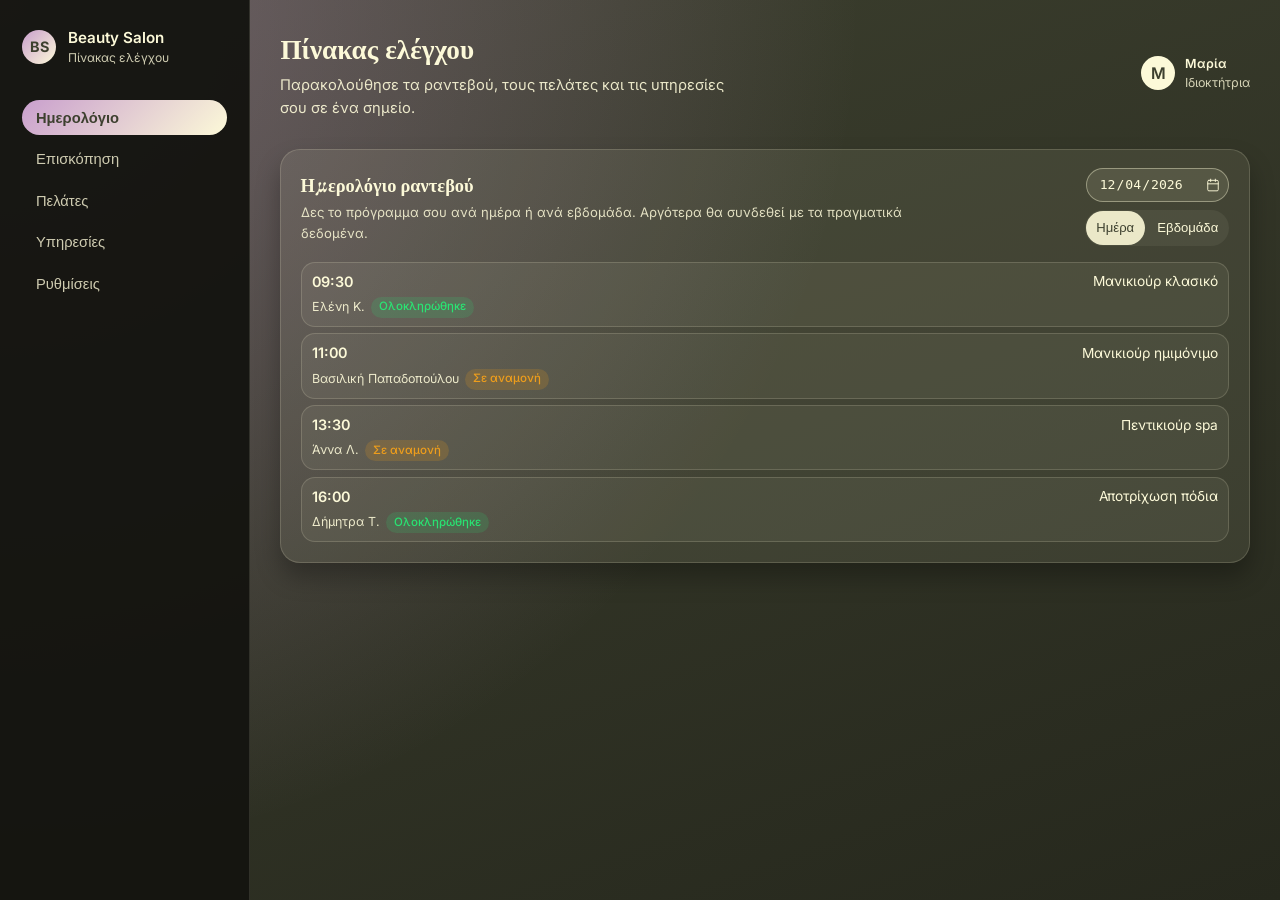
<file: admin.html>
<!DOCTYPE html>
<html lang="el">
<head>
    <meta charset="UTF-8">
    <title>Πίνακας Ελέγχου - Beauty Salon</title>
    <meta name="viewport" content="width=device-width, initial-scale=1">

    <!-- Fonts & styles -->
    <link rel="preconnect" href="https://fonts.googleapis.com">
    <link rel="preconnect" href="https://fonts.gstatic.com" crossorigin>
    <link
        href="https://fonts.googleapis.com/css2?family=Playfair+Display:wght@500;600&family=Inter:wght@400;500;600&display=swap"
        rel="stylesheet">
    <link rel="stylesheet" href="admin.css">
</head>
<body>
<div class="admin-page">
    <!-- Sidebar -->
    <aside class="admin-sidebar">
        <div class="admin-logo">
            <div class="admin-logo-mark">BS</div>
            <div class="admin-logo-text">
                <span class="admin-logo-title">Beauty Salon</span>
                <span class="admin-logo-subtitle">Πίνακας ελέγχου</span>
            </div>
        </div>

        <!-- Mobile user (shown only on small screens) -->
        <div class="admin-user admin-user--mobile">
            <div class="admin-user-avatar">Μ</div>
            <div class="admin-user-info">
                <span class="admin-user-name">Μαρία</span>
                <span class="admin-user-role">Ιδιοκτήτρια</span>
            </div>
        </div>

        <!-- Mobile navigation toggle (collapses the nav items) -->
        <button class="admin-nav-toggle" type="button" aria-label="Άνοιγμα/κλείσιμο πλοήγησης">
            Μενού
        </button>

        <nav class="admin-nav" aria-label="Κύριες ενότητες">
            <!-- 1η καρτέλα: Ημερολόγιο -->
            <button class="admin-nav-item admin-nav-item--active" data-section="calendar">
                <span class="admin-nav-label">Ημερολόγιο</span>
            </button>

            <!-- 2η καρτέλα: Επισκόπηση / πληροφορίες, στατιστικά, CRM -->
            <button class="admin-nav-item" data-section="dashboard">
                <span class="admin-nav-label">Επισκόπηση</span>
            </button>

            <button class="admin-nav-item" data-section="customers">
                <span class="admin-nav-label">Πελάτες</span>
            </button>
            <button class="admin-nav-item" data-section="services">
                <span class="admin-nav-label">Υπηρεσίες</span>
            </button>
            <button class="admin-nav-item" data-section="settings">
                <span class="admin-nav-label">Ρυθμίσεις</span>
            </button>
        </nav>

    </aside>


    <!-- Main area -->
    <main class="admin-main">
        <!-- Top bar -->
        <header class="admin-topbar">
            <div>
                <h1 class="admin-topbar-title">Πίνακας ελέγχου</h1>
                <p class="admin-topbar-subtitle">
                    Παρακολούθησε τα ραντεβού, τους πελάτες και τις υπηρεσίες σου σε ένα σημείο.
                </p>
            </div>
            <div class="admin-user">
                <div class="admin-user-avatar">Μ</div>
                <div class="admin-user-info">
                    <span class="admin-user-name">Μαρία</span>
                    <span class="admin-user-role">Ιδιοκτήτρια</span>
                </div>
            </div>
        </header>

        <!-- DASHBOARD -->
        <section class="admin-section" data-section="dashboard">

            <!-- Quick stats -->
            <div class="admin-cards-row">
                <article class="admin-card stat-card">
                    <h2 class="stat-title">Σημερινά ραντεβού</h2>
                    <p class="stat-value">7</p>
                </article>

                <article class="admin-card stat-card">
                    <h2 class="stat-title">Νέοι πελάτες αυτή την εβδομάδα</h2>
                    <p class="stat-value">5</p> 
                </article>

                <article class="admin-card stat-card">
                    <h2 class="stat-title">Ελεύθερα slots σήμερα</h2>
                    <p class="stat-value">6</p>
                </article>
            </div>
        </section>

        <!-- CALENDAR -->
        <section class="admin-section admin-section--visible" data-section="calendar">
            <section class="admin-block">
                <div class="admin-block-header">
                    <div>
                        <h2 class="admin-block-title">Ημερολόγιο ραντεβού</h2>
                        <p class="admin-block-subtitle">
                            Δες το πρόγραμμα σου ανά ημέρα ή ανά εβδομάδα. Αργότερα θα συνδεθεί με τα πραγματικά δεδομένα.
                        </p>
                    </div>
                    <div class="admin-block-actions calendar-actions">
                        <input type="date" class="control control--date calendar-date">
                        <div class="calendar-toggle" role="tablist" aria-label="Επιλογή προβολής ημερολογίου">
                            <button
                                type="button"
                                class="control control--chip control--chip-active"
                                data-calendar-view="day"
                                aria-pressed="true">
                                Ημέρα
                            </button>
                            <button
                                type="button"
                                class="control control--chip"
                                data-calendar-view="week"
                                aria-pressed="false">
                                Εβδομάδα
                            </button>
                        </div>
                    </div>
                </div>

                <!-- DAILY VIEW (like the overview appointments) -->
                <div class="calendar-day-view">

                    <div class="appointments-list appointments-list--compact">
                        <article class="appointment-card">
                            <div class="appointment-main">
                                <span class="appointment-time">09:30</span>
                                <span class="appointment-service">Μανικιούρ κλασικό</span>
                            </div>
                            <div class="appointment-meta">
                                <span class="appointment-client">Ελένη Κ.</span>
                                <span class="appointment-status appointment-status--completed">Ολοκληρώθηκε</span>
                            </div>
                        </article>

                        <article class="appointment-card">
                            <div class="appointment-main">
                                <span class="appointment-time">11:00</span>
                                <span class="appointment-service">Μανικιούρ ημιμόνιμο</span>
                            </div>
                            <div class="appointment-meta">
                                <span class="appointment-client">Βασιλική Παπαδοπούλου</span>
                                <span class="appointment-status appointment-status--pending">Σε αναμονή</span>
                            </div>
                        </article>

                        <article class="appointment-card">
                            <div class="appointment-main">
                                <span class="appointment-time">13:30</span>
                                <span class="appointment-service">Πεντικιούρ spa</span>
                            </div>
                            <div class="appointment-meta">
                                <span class="appointment-client">Άννα Λ.</span>
                                <span class="appointment-status appointment-status--pending">Σε αναμονή</span>
                            </div>
                        </article>

                        <article class="appointment-card">
                            <div class="appointment-main">
                                <span class="appointment-time">16:00</span>
                                <span class="appointment-service">Αποτρίχωση πόδια</span>
                            </div>
                            <div class="appointment-meta">
                                <span class="appointment-client">Δήμητρα Τ.</span>
                                <span class="appointment-status appointment-status--completed">Ολοκληρώθηκε</span>
                            </div>
                        </article>
                    </div>
                </div>

                <div class="calendar-week-view">
                    <p class="calendar-week-label">Εβδομάδα 09–15 Δεκ 2025</p>

                    <div class="calendar-preview">
                        <!-- ΜΟΝΟ αυτό το ορθογώνιο θα σκρολάρει οριζόντια -->
                        <div class="calendar-week-scroller">
                            <div class="calendar-week-inner">
                                <div class="calendar-preview-header">
                                    <span>Δευ</span>
                                    <span>Τρι</span>
                                    <span>Τετ</span>
                                    <span>Πεμ</span>
                                    <span>Παρ</span>
                                    <span>Σαβ</span>
                                    <span>Κυρ</span>
                                </div>
                                <div class="calendar-preview-body">
                                    <div class="calendar-column">
                                        <div class="calendar-slot calendar-slot--busy">09:30<br>Μανικιούρ</div>
                                        <div class="calendar-slot calendar-slot--busy">13:00<br>Πεντικιούρ</div>
                                        <div class="calendar-slot calendar-slot--free">17:30</div>
                                    </div>
                                    <div class="calendar-column">
                                        <div class="calendar-slot calendar-slot--busy">10:00<br>Αποτρίχωση</div>
                                        <div class="calendar-slot calendar-slot--free">14:30</div>
                                        <div class="calendar-slot calendar-slot--busy">18:00<br>Μανικιούρ</div>
                                    </div>
                                    <div class="calendar-column">
                                        <div class="calendar-slot calendar-slot--free">10:00</div>
                                        <div class="calendar-slot calendar-slot--busy">12:30<br>Πεντικιούρ</div>
                                        <div class="calendar-slot calendar-slot--busy">19:00<br>Μανικιούρ</div>
                                    </div>
                                    <div class="calendar-column">
                                        <div class="calendar-slot calendar-slot--busy">11:00<br>Αποτρίχωση</div>
                                        <div class="calendar-slot calendar-slot--free">15:30</div>
                                        <div class="calendar-slot calendar-slot--busy">19:30<br>Πεντικιούρ</div>
                                    </div>
                                    <div class="calendar-column">
                                        <div class="calendar-slot calendar-slot--busy">09:00<br>Μανικιούρ</div>
                                        <div class="calendar-slot calendar-slot--busy">13:30<br>Αποτρίχωση</div>
                                        <div class="calendar-slot calendar-slot--free">18:30</div>
                                    </div>
                                    <div class="calendar-column">
                                        <div class="calendar-slot calendar-slot--free">11:00</div>
                                        <div class="calendar-slot calendar-slot--busy">15:00<br>Πεντικιούρ</div>
                                        <div class="calendar-slot calendar-slot--busy">18:00<br>Μανικιούρ</div>
                                    </div>
                                    <div class="calendar-column">
                                        <div class="calendar-slot calendar-slot--busy">10:30<br>Μανικιούρ</div>
                                        <div class="calendar-slot calendar-slot--busy">13:30<br>Πεντικιούρ</div>
                                        <div class="calendar-slot calendar-slot--free">17:00</div>
                                    </div>
                                </div>
                            </div>
                        </div>
                    </div>
                </div>

            </section>
        </section>


        <!-- CUSTOMERS -->
        <section class="admin-section" data-section="customers">
            <section class="admin-block">
                <div class="admin-block-header">
                    <div>
                        <h2 class="admin-block-title">Πελάτες</h2>
                        <p class="admin-block-subtitle">
                            Λίστα με τους πελάτες σου. Αργότερα θα μπορείς να βλέπεις ιστορικό ραντεβού.
                        </p>
                    </div>
                    <div class="admin-block-actions">
                        <input type="search" class="control"
                               placeholder="Αναζήτηση ονόματος ή τηλεφώνου...">
                    </div>
                </div>

                <div class="table-shell">
                    <div class="table-header">
                        <span>Όνομα</span>
                        <span>Τηλέφωνο</span>
                        <span>Τελευταίο ραντεβού</span>
                        <span>Σημειώσεις</span>
                    </div>
                    <div class="table-row">
                        <span>Βασιλική Παπαδοπούλου</span>
                        <span>69XXXXXXXX</span>
                        <span>10/12/2025 · Μανικιούρ</span>
                        <span>Προτιμά απογεύματα</span>
                    </div>
                    <div class="table-row">
                        <span>Άννα Λ.</span>
                        <span>69XXXXXXXX</span>
                        <span>09/12/2025 · Πεντικιούρ</span>
                        <span></span>
                    </div>
                    <div class="table-row">
                        <span>Δήμητρα Τ.</span>
                        <span>69XXXXXXXX</span>
                        <span>08/12/2025 · Αποτρίχωση</span>
                        <span>Ευαισθησία στο κερί</span>
                    </div>
                </div>
            </section>
        </section>

        <!-- SERVICES -->
        <section class="admin-section" data-section="services">
            <section class="admin-block">
                <div class="admin-block-header">
                    <div>
                        <h2 class="admin-block-title">Υπηρεσίες & τιμές</h2>
                        <p class="admin-block-subtitle">
                            Διαχείριση υπηρεσιών, διάρκειας και τιμών. Θα συνδεθεί με τη φόρμα κράτησης.
                        </p>
                    </div>
                    <div class="admin-block-actions">
                        <button class="control control--chip">+ Νέα υπηρεσία</button>
                    </div>
                </div>

                <div class="table-shell table-shell--compact">
                    <div class="table-header">
                        <span>Κατηγορία</span>
                        <span>Υπηρεσία</span>
                        <span>Διάρκεια</span>
                        <span>Τιμή</span>
                    </div>
                    <div class="table-row">
                        <span>Μανικιούρ</span>
                        <span>Μανικιούρ ημιμόνιμο</span>
                        <span>60'</span>
                        <span>25€</span>
                    </div>
                    <div class="table-row">
                        <span>Πεντικιούρ</span>
                        <span>Πεντικιούρ spa</span>
                        <span>70'</span>
                        <span>30€</span>
                    </div>
                    <div class="table-row">
                        <span>Αποτρίχωση</span>
                        <span>Αποτρίχωση πόδια</span>
                        <span>45'</span>
                        <span>22€</span>
                    </div>
                </div>
            </section>
        </section>

        <!-- SETTINGS -->
        <section class="admin-section" data-section="settings">
            <section class="admin-block">
                <div class="admin-block-header">
                    <div>
                        <h2 class="admin-block-title">Ρυθμίσεις καταστήματος</h2>
                        <p class="admin-block-subtitle">
                            Βασικές ρυθμίσεις που θα συνδεθούν με τη βάση δεδομένων (ωράριο, προσωπικό, κ.λπ.).
                        </p>
                    </div>
                </div>

                <div class="settings-grid">
                    <div class="field">
                        <label class="field-label">Όνομα καταστήματος</label>
                        <input type="text" class="control-input" value="Beauty Salon Θεσσαλονίκη">
                    </div>
                    <div class="field">
                        <label class="field-label">Τηλέφωνο επικοινωνίας</label>
                        <input type="tel" class="control-input" value="2310XXXXXX">
                    </div>
                    <div class="field">
                        <label class="field-label">Διεύθυνση</label>
                        <input type="text" class="control-input" value="Κέντρο Θεσσαλονίκης">
                    </div>
                    <div class="field">
                        <label class="field-label">Ωράριο λειτουργίας (π.χ. 10:00–20:00)</label>
                        <input type="text" class="control-input" value="Δευ–Σαβ · 10:00–20:00">
                    </div>
                </div>

                <p class="settings-note">
                    Αυτές οι τιμές είναι μόνο για εμφάνιση στο frontend προς το παρόν.
                    Όταν φτιάξουμε τη βάση δεδομένων, θα τις αποθηκεύουμε μόνιμα.
                </p>
            </section>
        </section>
    </main>
</div>

<script>
    document.addEventListener('DOMContentLoaded', function () {
        /* === ΠΛΟΗΓΗΣΗ (όπως πριν) ======================================= */
        const navItems = document.querySelectorAll('.admin-nav-item');
        const sections = document.querySelectorAll('.admin-section');
        const nav = document.querySelector('.admin-nav');
        const navToggle = document.querySelector('.admin-nav-toggle');

        // Mobile: open/close navigation
        if (nav && navToggle) {
            navToggle.addEventListener('click', () => {
                nav.classList.toggle('admin-nav--open');
            });
        }

        // Switch sections + close menu on selection (mobile)
        navItems.forEach(item => {
            item.addEventListener('click', () => {
                const target = item.dataset.section;

                navItems.forEach(i => {
                    i.classList.toggle('admin-nav-item--active', i === item);
                });

                sections.forEach(section => {
                    section.classList.toggle(
                        'admin-section--visible',
                        section.dataset.section === target
                    );
                });

                if (nav && nav.classList.contains('admin-nav--open')) {
                    nav.classList.remove('admin-nav--open');
                }
            });
        });

        /* === ΒΟΗΘΗΤΙΚΑ ΓΙΑ ΗΜΕΡΟΜΗΝΙΕΣ ================================ */
        const dayNamesFull = [
            'Κυριακή', 'Δευτέρα', 'Τρίτη', 'Τετάρτη',
            'Πέμπτη', 'Παρασκευή', 'Σάββατο'
        ];
        const monthNamesShort = [
            'Ιαν', 'Φεβ', 'Μαρ', 'Απρ', 'Μάι', 'Ιουν',
            'Ιουλ', 'Αυγ', 'Σεπ', 'Οκτ', 'Νοε', 'Δεκ'
        ];

        function startOfDay(d) {
            return new Date(d.getFullYear(), d.getMonth(), d.getDate());
        }

        function toISODate(d) {
            const y = d.getFullYear();
            const m = String(d.getMonth() + 1).padStart(2, '0');
            const day = String(d.getDate()).padStart(2, '0');
            return `${y}-${m}-${day}`;
        }

        const today = startOfDay(new Date());
        const todayISO = toISODate(today);

        /* === ΟΛΑ ΤΑ date inputs: σημερινή τιμή + μπλοκάρουμε παρελθόν === */
        const allDateInputs = document.querySelectorAll('input[type="date"].control--date');
        allDateInputs.forEach(input => {
            input.value = todayISO;
            input.min = todayISO;

            // Μην δέχεσαι πληκτρολόγηση (αλλά άφησε τα clicks για τον picker)
            input.addEventListener('keydown', function (e) {
                // Επιτρέπουμε μόνο Tab για πλοήγηση με πληκτρολόγιο
                if (e.key !== 'Tab') {
                    e.preventDefault();
                }
            });
        });


        /* === CALENDAR: day/week toggle + labels από το date ============ */
        const calendarDateInput = document.querySelector('.calendar-date');
        const calendarDayView = document.querySelector('.calendar-day-view');
        const calendarWeekView = document.querySelector('.calendar-week-view');
        const calendarDayLabel = document.querySelector('.calendar-day-label');
        const calendarWeekLabel = document.querySelector('.calendar-week-label');
        const calendarViewButtons = document.querySelectorAll('[data-calendar-view]');

        let currentCalendarView = 'day';

        function updateCalendarLabels(selectedDate) {
            const base = startOfDay(selectedDate);
            const isToday = base.getTime() === today.getTime();
            const weekday = base.getDay(); // 0 = Κυριακή
            const dd = String(base.getDate()).padStart(2, '0');
            const monthIndex = base.getMonth();
            const year = base.getFullYear();
            const dayNameFull = dayNamesFull[weekday];

            // Label για Ημέρα
            if (calendarDayLabel) {
                const prefix = isToday ? 'Σήμερα · ' : '';
                calendarDayLabel.textContent =
                    `${prefix}${dayNameFull} ${dd} ${monthNamesShort[monthIndex]} ${year}`;
            }

            // Label για Εβδομάδα (Δευτέρα–Κυριακή) – χρειάζεται στο desktop
            if (calendarWeekLabel) {
                const daysFromMonday = (weekday + 6) % 7; // 0=Κυρ->6, 1=Δευ->0 κλπ
                const monday = new Date(base);
                monday.setDate(base.getDate() - daysFromMonday);
                const sunday = new Date(monday);
                sunday.setDate(monday.getDate() + 6);

                const ddStart = String(monday.getDate()).padStart(2, '0');
                const ddEnd   = String(sunday.getDate()).padStart(2, '0');
                const monthStart = monthNamesShort[monday.getMonth()];
                const monthEnd   = monthNamesShort[sunday.getMonth()];
                const yearStart  = monday.getFullYear();
                const yearEnd    = sunday.getFullYear();

                let label;
                if (yearStart === yearEnd && monthStart === monthEnd) {
                    label = `Εβδομάδα ${ddStart}–${ddEnd} ${monthStart} ${yearStart}`;
                } else if (yearStart === yearEnd) {
                    label = `Εβδομάδα ${ddStart} ${monthStart} – ${ddEnd} ${monthEnd} ${yearStart}`;
                } else {
                    label = `Εβδομάδα ${ddStart} ${monthStart} ${yearStart} – ${ddEnd} ${monthEnd} ${yearEnd}`;
                }
                calendarWeekLabel.textContent = label;
            }
        }

        // Βοηθός: ορίζει ημερομηνία στο input + labels, χωρίς να πάει πριν από σήμερα
        function setCalendarDate(baseDate) {
            if (!calendarDateInput) return;

            const base = startOfDay(baseDate);
            if (base < today) {
                calendarDateInput.value = todayISO;
                updateCalendarLabels(today);
                return;
            }

            const iso = toISODate(base);
            calendarDateInput.value = iso;
            updateCalendarLabels(base);
        }

        if (calendarDateInput) {
            // Initial labels με τη σημερινή μέρα
            calendarDateInput.value = todayISO;
            updateCalendarLabels(today);

            // Όλο το tile να ανοίγει τον picker (όπου υποστηρίζεται)
            calendarDateInput.addEventListener('click', function () {
                if (typeof calendarDateInput.showPicker === 'function') {
                    calendarDateInput.showPicker();
                }
            });

            // Όταν αλλάζει η ημερομηνία από τον picker
            calendarDateInput.addEventListener('change', function () {
                if (!calendarDateInput.value) return;
                const picked = new Date(calendarDateInput.value + 'T00:00:00');
                setCalendarDate(picked);
            });
        }

        // === Mobile: swipe αριστερά/δεξιά στην ημερήσια προβολή ===
        if (calendarDayView && calendarDateInput) {
            let touchStartX = 0;
            let touchStartY = 0;
            const SWIPE_THRESHOLD = 40;  // ελάχιστη οριζόντια κίνηση (px)
            const SWIPE_RESTRAINT = 80;  // μέγιστη κατακόρυφη απόκλιση (px)

            function handleStart(e) {
                const p = e.touches ? e.touches[0] : e;
                touchStartX = p.clientX;
                touchStartY = p.clientY;
            }

            function handleEnd(e) {
                const p = e.changedTouches ? e.changedTouches[0] : e;
                const dx = p.clientX - touchStartX;
                const dy = p.clientY - touchStartY;

                // Χρειαζόμαστε καθαρό οριζόντιο swipe
                if (Math.abs(dx) < SWIPE_THRESHOLD || Math.abs(dy) > SWIPE_RESTRAINT) {
                    return;
                }

                // Τρέχουσα ημερομηνία από το input
                let current = today;
                if (calendarDateInput.value) {
                    current = startOfDay(new Date(calendarDateInput.value + 'T00:00:00'));
                }

                let next = new Date(current);
                if (dx < 0) {
                    // swipe προς τα αριστερά -> επόμενη μέρα
                    next.setDate(current.getDate() + 1);
                } else {
                    // swipe προς τα δεξιά -> προηγούμενη μέρα (όχι πριν από σήμερα)
                    next.setDate(current.getDate() - 1);
                    if (next < today) {
                        next = today;
                    }
                }

                setCalendarDate(next);
            }

            calendarDayView.addEventListener('touchstart', handleStart, { passive: true });
            calendarDayView.addEventListener('touchend', handleEnd);

            // Προαιρετικά: "swipe" με mouse για δοκιμή στο desktop
            calendarDayView.addEventListener('mousedown', handleStart);
            calendarDayView.addEventListener('mouseup', handleEnd);
        }


        // Toggle Ημέρα / Εβδομάδα
        if (calendarViewButtons.length && calendarDayView && calendarWeekView) {
            calendarViewButtons.forEach(button => {
                button.addEventListener('click', () => {
                    const view = button.dataset.calendarView;

                    // Σε κινητά, αγνοούμε πλήρως την εβδομαδιαία προβολή
                    if (view === 'week' && window.matchMedia('(max-width: 600px)').matches) {
                        return;
                    }

                    currentCalendarView = view;

                    calendarViewButtons.forEach(btn => {
                        const isActive = btn === button;
                        btn.classList.toggle('control--chip-active', isActive);
                        btn.setAttribute('aria-pressed', isActive ? 'true' : 'false');
                    });

                    if (view === 'week') {
                        calendarDayView.style.display = 'none';
                        calendarWeekView.style.display = 'block';
                    } else {
                        calendarDayView.style.display = 'block';
                        calendarWeekView.style.display = 'none';
                    }
                });
            });
        }

    });
</script>




</body>
</html>
</file>
<file: admin.css>
*,
*::before,
*::after {
    box-sizing: border-box;
}

html,
body {
    margin: 0;
    padding: 0;
    overflow-x: hidden;
}

body {
    font-family: "Inter", system-ui, -apple-system, BlinkMacSystemFont, "Segoe UI", sans-serif;
    background:
        radial-gradient(circle at top left, rgba(201, 159, 205, 0.4), transparent 55%),
        linear-gradient(160deg, #3D402F, #26281D);
    color: #FCF9D8;
    min-height: 100vh;
    line-height: 1.55;
}

body.access-locked {
    overflow: hidden;
}

body.access-locked .admin-page {
    pointer-events: none;
    user-select: none;
}

.access-gate {
    position: fixed;
    inset: 0;
    display: none;
    align-items: center;
    justify-content: center;
    padding: 1.5rem;
    background: rgba(10, 10, 10, 0.72);
    backdrop-filter: blur(6px);
    z-index: 3000;
}

body.access-locked .access-gate {
    display: flex;
}

.access-gate-card {
    width: min(380px, 92vw);
    padding: 1.4rem 1.5rem 1.5rem;
    border-radius: 22px;
    border: 1px solid rgba(252, 249, 216, 0.25);
    background-color: rgba(24, 24, 20, 0.98);
    box-shadow: 0 24px 50px rgba(0, 0, 0, 0.6);
    text-align: center;
}

.access-gate-title {
    margin: 0;
    font-family: "Playfair Display", serif;
    font-size: 1.35rem;
}

.access-gate-subtitle {
    margin: 0.35rem 0 0;
    font-size: 0.86rem;
    opacity: 0.85;
}

.access-gate-form {
    margin-top: 1rem;
    display: flex;
    flex-direction: column;
    gap: 0.6rem;
}

.access-gate-input {
    width: 100%;
    border-radius: 12px;
    border: 1px solid rgba(252, 249, 216, 0.35);
    background-color: rgba(252, 249, 216, 0.1);
    color: #FCF9D8;
    padding: 0.5rem 0.75rem;
    font-size: 0.9rem;
    min-height: 36px;
}

.access-gate-error {
    margin: 0.6rem 0 0;
    font-size: 0.8rem;
    color: #ff8a8a;
}

.admin-page {
    min-height: 100vh;
    display: flex;
}

.admin-sidebar {
    width: 250px;
    padding: 1.6rem 1.4rem;
    background: rgba(20, 20, 16, 0.96);
    border-right: 1px solid rgba(252, 249, 216, 0.12);
    display: flex;
    flex-direction: column;
    gap: 2rem;
}

.admin-main {
    flex: 1;
    padding: 1.7rem 1.9rem 2.4rem;
    max-width: 1120px;
    margin: 0 auto;
}



.admin-logo {
    display: flex;
    align-items: center;
    gap: 0.7rem;
}

.admin-logo-mark {
    width: 34px;
    height: 34px;
    border-radius: 999px;
    background: linear-gradient(135deg, #C99FCD, #FCF9D8);
    color: #3D402F;
    display: flex;
    align-items: center;
    justify-content: center;
    font-weight: 700;
    font-size: 0.9rem;
}

.admin-logo-text {
    display: flex;
    flex-direction: column;
}

.admin-logo-title {
    font-weight: 600;
    font-size: 0.95rem;
}

.admin-logo-subtitle {
    font-size: 0.76rem;
    opacity: 0.8;
}



.admin-nav {
    display: flex;
    flex-direction: column;
    gap: 0.4rem;
}

.admin-nav-item {
    border: none;
    background: transparent;
    color: rgba(252, 249, 216, 0.8);
    padding: 0.6rem 0.85rem;
    border-radius: 999px;
    cursor: pointer;
    text-align: left;
    font-size: 0.92rem;
    transition:
        background-color 0.15s ease,
        color 0.15s ease,
        transform 0.1s ease;
}

.admin-nav-item:hover {
    background-color: rgba(252, 249, 216, 0.08);
    transform: translateX(2px);
}

.admin-nav-item--active {
    background: linear-gradient(135deg, #C99FCD, #FCF9D8);
    color: #3D402F;
    font-weight: 600;
}



.admin-topbar {
    display: flex;
    align-items: center;
    justify-content: space-between;
    gap: 1.2rem;
    margin-bottom: 1.8rem;
}

.admin-topbar-title {
    margin: 0;
    font-family: "Playfair Display", serif;
    font-weight: 600;
    font-size: 1.7rem;
}

.admin-topbar-subtitle {
    margin: 0.3rem 0 0;
    font-size: 0.92rem;
    max-width: 28rem;
    opacity: 0.9;
}



.admin-user {
    display: flex;
    align-items: center;
    gap: 0.6rem;
}

.admin-user-avatar {
    width: 34px;
    height: 34px;
    border-radius: 999px;
    background-color: #FCF9D8;
    color: #3D402F;
    display: flex;
    align-items: center;
    justify-content: center;
    font-weight: 600;
}

.admin-user-info {
    display: flex;
    flex-direction: column;
    font-size: 0.78rem;
}

.admin-user-name {
    font-weight: 600;
}

.admin-user-role {
    opacity: 0.8;
}


.admin-user--mobile {
    display: none;
}

.admin-nav-toggle {
    display: none;
}




.admin-section {
    display: none;
}

.admin-section--visible {
    display: block;
}



.admin-cards-row {
    display: grid;
    grid-template-columns: repeat(3, minmax(0, 1fr));
    gap: 1.1rem;
    margin-bottom: 1.6rem;
}

.admin-card {
    background-color: rgba(252, 249, 216, 0.08);
    border-radius: 20px;
    padding: 1rem 1.1rem;
    border: 1px solid rgba(252, 249, 216, 0.16);
    box-shadow: 0 12px 22px rgba(0, 0, 0, 0.22);
}

.stat-title {
    margin: 0 0 0.3rem;
    font-size: 0.85rem;
    opacity: 0.9;
}

.stat-value {
    margin: 0;
    font-family: "Playfair Display", serif;
    font-size: 1.5rem;
}

.stat-note {
    margin: 0.3rem 0 0;
    font-size: 0.76rem;
    opacity: 0.85;
}

.admin-block {
    background-color: rgba(252, 249, 216, 0.08);
    border-radius: 20px;
    padding: 1.15rem 1.2rem 1.25rem;
    border: 1px solid rgba(252, 249, 216, 0.16);
    box-shadow: 0 14px 24px rgba(0, 0, 0, 0.28);
    margin-bottom: 1.5rem;
}

.admin-block-header {
    display: flex;
    align-items: center;
    justify-content: space-between;
    gap: 1rem;
    margin-bottom: 1rem;
}

.admin-block-title {
    margin: 0;
    font-family: "Playfair Display", serif;
    font-size: 1.15rem;
}

.admin-block-subtitle {
    margin: 0.2rem 0 0;
    font-size: 0.82rem;
    opacity: 0.85;
}

.admin-block-actions {
    display: flex;
    flex-wrap: wrap;
    gap: 0.4rem;
    justify-content: flex-end;
}


.dashboard-block {
    padding-bottom: 1.2rem;
}

.dashboard-actions {
    align-items: center;
    font-size: 0.78rem;
}

.dashboard-ref {
    opacity: 0.85;
    margin-right: 0.3rem;
}

.dash-tabs {
    display: flex;
    flex-wrap: wrap;
    gap: 0.4rem;
    padding: 0.25rem 0;
    border-bottom: 1px solid rgba(252, 249, 216, 0.12);
}

.dash-tab {
    border: 1px solid transparent;
    background-color: transparent;
    color: rgba(252, 249, 216, 0.85);
    padding: 0.3rem 0.75rem;
    border-radius: 999px;
    font-size: 0.76rem;
    cursor: pointer;
    transition: background-color 0.15s ease, color 0.15s ease, border-color 0.15s ease;
}

.dash-tab:hover {
    background-color: rgba(252, 249, 216, 0.08);
    color: #FCF9D8;
}

.dash-tab--active {
    background-color: rgba(252, 249, 216, 0.16);
    color: #FCF9D8;
    border-color: rgba(252, 249, 216, 0.28);
    font-weight: 600;
}

.dashboard-actions {
    flex-wrap: wrap;
}

.dash-date-controls {
    display: flex;
    flex-direction: column;
    align-items: flex-end;
    gap: 0.35rem;
    font-size: 0.78rem;
}

.dash-date-label {
    opacity: 0.85;
}

.dash-date-fields {
    display: flex;
    flex-wrap: wrap;
    gap: 0.4rem;
    align-items: center;
    justify-content: flex-end;
}

.dash-date-select {
    min-width: 140px;
}

.dash-date-input {
    min-width: 140px;
    display: inline-flex;
}

.dash-date-input[hidden],
.dash-year-select[hidden],
.dash-half-year-select[hidden] {
    display: none;
}


.dash-date-select option {
    color: #000;
    background-color: #fff;
}

.dash-date-preview {
    font-size: 0.75rem;
    opacity: 0.82;
}

.dash-tabpanels {
    margin-top: 1rem;
}

.dashboard-kpi-grid {
    display: grid;
    grid-template-columns: repeat(auto-fit, minmax(200px, 1fr));
    gap: 1rem;
    margin-bottom: 1.1rem;
}

.dashboard-grid {
    display: grid;
    grid-template-columns: repeat(2, minmax(0, 1fr));
    gap: 1rem;
}

.dashboard-panel {
    padding: 1rem 1.1rem 1.1rem;
}

.dashboard-panel--full {
    grid-column: 1 / -1;
}

.dashboard-panel-title {
    margin: 0 0 0.6rem;
    font-size: 0.9rem;
    font-weight: 600;
}

.dash-note {
    margin: 0.6rem 0 0;
    font-size: 0.75rem;
    opacity: 0.82;
}

.dash-bars {
    list-style: none;
    padding: 0;
    margin: 0.3rem 0 0;
    display: flex;
    flex-direction: column;
    gap: 0.35rem;
}

.dash-bars li {
    display: flex;
    align-items: center;
    justify-content: space-between;
    gap: 0.6rem;
    padding: 0.35rem 0.55rem;
    border-radius: 10px;
    background-color: rgba(252, 249, 216, 0.05);
    border: 1px solid rgba(252, 249, 216, 0.12);
    font-size: 0.78rem;
}

.dash-actions {
    display: flex;
    flex-wrap: wrap;
    gap: 0.6rem;
    align-items: center;
}

.dash-actions .dash-export-btn {
    min-width: 210px;
}

.dash-econ-kpis {
    grid-template-columns: repeat(auto-fit, minmax(190px, 1fr));
    gap: 1rem;
}

.stat-card--kpi {
    padding: 1rem 1.05rem 1.05rem;
    display: flex;
    flex-direction: column;
    gap: 0.25rem;
}

.stat-head {
    display: flex;
    align-items: center;
    justify-content: space-between;
    gap: 0.6rem;
    margin-bottom: 0.6rem;
}

.stat-card--kpi .stat-head {
    justify-content: flex-end;
}

.stat-trend {
    font-size: 0.75rem;
    font-weight: 600;
    letter-spacing: 0.01em;
    padding: 0.15rem 0.45rem;
    border-radius: 999px;
    border: 1px solid transparent;
}

.stat-trend--up {
    color: #baf2cf;
    background-color: rgba(68, 168, 108, 0.2);
    border-color: rgba(68, 168, 108, 0.35);
}

.stat-trend--down {
    color: #f5b2a6;
    background-color: rgba(185, 87, 74, 0.18);
    border-color: rgba(185, 87, 74, 0.35);
}

.stat-compare {
    margin: 0.15rem 0 0;
    font-size: 0.72rem;
    opacity: 0.7;
}

.dash-econ-charts {
    grid-template-columns: minmax(0, 2fr) minmax(0, 1fr);
    gap: 0.9rem;
}

.dash-chart-panel {
    padding: 0.9rem 1rem 1rem;
}

.dash-chart-panel--wide {
    min-height: 320px;
}

.dash-chart-header {
    display: flex;
    align-items: center;
    justify-content: space-between;
    gap: 0.8rem;
    margin-bottom: 0.8rem;
    flex-wrap: wrap;
}

.dash-chart-legend {
    display: flex;
    align-items: center;
    gap: 0.6rem;
    font-size: 0.72rem;
    opacity: 0.9;
}

.dash-legend-item {
    display: inline-flex;
    align-items: center;
    gap: 0.35rem;
}

.dash-legend-item::before {
    content: '';
    width: 12px;
    height: 4px;
    border-radius: 999px;
    background-color: rgba(252, 249, 216, 0.6);
}

.dash-legend-item--revenue::before {
    background-color: #e6a17c;
}

.dash-line-chart-wrap {
    display: flex;
    flex-direction: column;
    gap: 0.4rem;
}

.dash-line-chart {
    width: 100%;
    height: 220px;
}

.dash-chart-grid line {
    stroke: rgba(252, 249, 216, 0.14);
    stroke-width: 1;
    stroke-dasharray: 4 6;
}

.dash-line-chart-line {
    fill: none;
    stroke-width: 3;
}

.dash-line-chart-line--revenue {
    stroke: #e6a17c;
}

.dash-chart-x {
    display: grid;
    grid-template-columns: repeat(12, minmax(0, 1fr));
    font-size: 0.7rem;
    opacity: 0.7;
    text-align: center;
}

.dash-donut-wrap {
    display: flex;
    flex-direction: column;
    align-items: center;
    gap: 0.8rem;
}

.dash-donut {
    width: 180px;
    height: 180px;
}

.dash-donut-track {
    fill: none;
    stroke: rgba(252, 249, 216, 0.08);
    stroke-width: 14;
}

.dash-donut-slice {
    fill: none;
    stroke-width: 14;
    stroke-linecap: round;
    transform: rotate(-90deg);
    transform-origin: 50% 50%;
}

.dash-donut-slice--a {
    stroke: #d98ca2;
}

.dash-donut-slice--b {
    stroke: #6f7de5;
}

.dash-donut-slice--c {
    stroke: #f2a43b;
}

.dash-donut-slice--d {
    stroke: #51b38d;
}

.dash-donut-slice--e {
    stroke: #caa46a;
}

.dash-donut-legend {
    display: grid;
    gap: 0.45rem;
    width: 100%;
    font-size: 0.78rem;
}

.dash-legend-row {
    display: flex;
    align-items: center;
    justify-content: space-between;
    gap: 0.6rem;
}

.dash-legend-row span {
    display: inline-flex;
    align-items: center;
    gap: 0.45rem;
}

.dash-legend-dot {
    width: 10px;
    height: 10px;
    border-radius: 50%;
}

.dash-legend-dot--a { background-color: #d98ca2; }
.dash-legend-dot--b { background-color: #6f7de5; }
.dash-legend-dot--c { background-color: #f2a43b; }
.dash-legend-dot--d { background-color: #51b38d; }
.dash-legend-dot--e { background-color: #caa46a; }

.dash-econ-secondary {
    margin-top: 0.6rem;
}

.dash-econ-secondary .dashboard-panel {
    padding: 0.8rem 0.95rem 0.95rem;
}

.dash-progress {
    display: flex;
    flex-direction: column;
    gap: 0.45rem;
}

.dash-progress-row {
    display: flex;
    align-items: center;
    justify-content: space-between;
    font-size: 0.78rem;
}

.dash-muted {
    opacity: 0.7;
}

.dash-progress-track {
    height: 8px;
    border-radius: 999px;
    background-color: rgba(252, 249, 216, 0.08);
    border: 1px solid rgba(252, 249, 216, 0.15);
    overflow: hidden;
}

.dash-progress-fill {
    height: 100%;
    border-radius: inherit;
    background: linear-gradient(90deg, rgba(201, 159, 205, 0.9), rgba(252, 249, 216, 0.9));
    transition: width 0.2s ease;
}

.dash-heatmap,
.dash-segments,
.dash-list {
    min-height: 120px;
    border-radius: 12px;
    border: 1px dashed rgba(252, 249, 216, 0.2);
    background-color: rgba(252, 249, 216, 0.03);
    padding: 0.4rem;
}

.dash-advanced {
    display: grid;
    grid-template-columns: repeat(2, minmax(0, 1fr));
    gap: 0.45rem 0.8rem;
    font-size: 0.78rem;
}

.dash-advanced-item {
    display: flex;
    align-items: center;
    justify-content: space-between;
    padding: 0.4rem 0.6rem;
    border-radius: 10px;
    background-color: rgba(252, 249, 216, 0.04);
    border: 1px solid rgba(252, 249, 216, 0.12);
}

.dash-updated {
    margin: 0.9rem 0 0;
    font-size: 0.75rem;
    opacity: 0.8;
}



.control {
    border-radius: 999px;
    border: 1px solid rgba(252, 249, 216, 0.4);
    background-color: rgba(252, 249, 216, 0.1);
    color: #FCF9D8;
    padding: 0.42rem 0.85rem;
    font-size: 0.82rem;
    min-height: 34px;
    min-width: 0;
    cursor: pointer;
    transition: background-color 0.15s ease, border-color 0.15s ease, box-shadow 0.15s ease;
}

.control--date {
    padding: 0.36rem 0.75rem;
    cursor: pointer;
}

.control--date::-webkit-calendar-picker-indicator {
    cursor: pointer;
}


.control--chip {
    background-color: transparent;
}

.control--chip-active {
    background-color: rgba(252, 249, 216, 0.9);
    color: #3D402F;
    border-color: rgba(252, 249, 216, 0.9);
}

.control:hover {
    background-color: rgba(252, 249, 216, 0.16);
    border-color: rgba(252, 249, 216, 0.55);
}

.control:focus-visible,
.control-input:focus-visible,
.access-gate-input:focus-visible,
.edit-panel-input:focus-visible,
.settings-time-input:focus-visible,
.calendar-schedule-select:focus-visible,
.calendar-week-pill:focus-visible,
.btn-primary:focus-visible,
.btn-ghost:focus-visible,
.btn-danger:focus-visible {
    outline: 2px solid rgba(252, 249, 216, 0.7);
    outline-offset: 2px;
}



.control-input {
    width: 100%;
    border-radius: 12px;
    border: 1px solid rgba(252, 249, 216, 0.4);
    background-color: rgba(252, 249, 216, 0.1);
    color: #FCF9D8;
    padding: 0.5rem 0.75rem;
    font-size: 0.86rem;
    min-height: 34px;
    transition: background-color 0.15s ease, border-color 0.15s ease, box-shadow 0.15s ease;
}



.appointments-list {
    display: flex;
    flex-direction: column;
    gap: 0.6rem;
}

.appointment-card {
    padding: 0.6rem 0.8rem;
    border-radius: 14px;
    background-color: rgba(252, 249, 216, 0.06);
    border: 1px solid rgba(252, 249, 216, 0.16);
    position: relative;
    display: flex;
    flex-direction: column;
    gap: 0.25rem;
    transition: background-color 0.15s ease, border-color 0.15s ease;
}

.appointment-card:hover {
    background-color: rgba(252, 249, 216, 0.1);
    border-color: rgba(252, 249, 216, 0.3);
}

.appointment-main {
    display: flex;
    align-items: center;
    justify-content: space-between;
    gap: 0.6rem;
}

.appointment-time {
    font-weight: 600;
    font-size: 0.9rem;
}

.appointment-service {
    font-size: 0.86rem;
}

.appointment-meta {
    display: flex;
    flex-wrap: wrap;
    gap: 0.4rem;
    font-size: 0.78rem;
    opacity: 0.9;
}

.appointment-status {
    padding: 0.1rem 0.5rem;
    border-radius: 999px;
    font-size: 0.72rem;
    font-weight: 500;
    white-space: nowrap;
}

.appointment-status--completed {
    background-color: rgba(36, 243, 119, 0.15);
    color: #24f377;
}

.appointment-status--pending {
    background-color: rgba(254, 165, 23, 0.18);
    color: #fea517;
}

.appointment-status--no-show {
    background-color: rgba(255, 92, 92, 0.18);
    color: #ff5c5c;
}


.appointments-list--compact {
    gap: 0.4rem;
}

.appointments-list--compact .appointment-card {
    padding: 0.5rem 0.65rem;
}




.calendar-preview {
    margin-top: 0.3rem;
}

.calendar-scroll {
    width: 100%;
}

.calendar-preview-header {
    display: grid;
    grid-template-columns: repeat(6, minmax(0, 1fr));
    gap: 0.2rem;
    font-size: 0.7rem;
    opacity: 0.85;
}

.calendar-preview-header span {
    text-align: center;
}

.calendar-preview-body {
    margin-top: 0.4rem;
    display: grid;
    grid-template-columns: repeat(6, minmax(0, 1fr));
    gap: 0.3rem;
}

.calendar-column {
    display: flex;
    flex-direction: column;
    gap: 0.3rem;
}

.calendar-slot {
    border-radius: 10px;
    padding: 0.35rem 0.3rem;
    font-size: 0.72rem;
    text-align: center;
    position: relative;
}

.calendar-slot--busy {
    background-color: rgba(201, 159, 205, 0.3);
    border: 1px solid rgba(201, 159, 205, 0.8);
}

.calendar-slot--free {
    background-color: rgba(252, 249, 216, 0.05);
    border: 1px dashed rgba(252, 249, 216, 0.25);
}




.calendar-actions {
    display: flex;
    flex-wrap: wrap;
    gap: 0.5rem;
    justify-content: flex-end;
    align-items: center;
}

.calendar-toggle {
    display: inline-flex;
    align-items: center;
    gap: 0.15rem;
    padding: 0.05rem;
    border-radius: 999px;
    background-color: rgba(252, 249, 216, 0.06);
}

.calendar-toggle .control--chip {
    border-radius: 999px;
    border: none;
    padding: 0.25rem 0.65rem;
    background-color: transparent;
}

.calendar-toggle .control--chip.control--chip-active {
    background-color: rgba(252, 249, 216, 0.9);
    color: #3D402F;
}

.calendar-day-view,
.calendar-week-view {
    margin-top: 0.6rem;
}

.calendar-day-view:not(.calendar-day-view--multi),
.calendar-week-view:not(.calendar-week-view--multi) {
    display: none;
}


body:not(:has(.calendar-day-view--multi)) .calendar-day-view {
    display: block;
}

.calendar-schedule-controls {
    margin-top: 0.7rem;
    display: flex;
    flex-wrap: wrap;
    align-items: center;
    gap: 0.6rem 0.9rem;
}

.calendar-schedule-label {
    font-size: 0.78rem;
    opacity: 0.85;
}

.calendar-schedule-select {
    appearance: none;
    -webkit-appearance: none;
    -moz-appearance: none;
    background: transparent;
    border: 1px solid rgba(252, 249, 216, 0.16);
    border-radius: 999px;
    box-shadow: none;
    color: #FCF9D8;
    font-size: 0.8rem;
    padding: 0.3rem 1.9rem 0.3rem 0.9rem;
    min-height: 32px;
    cursor: pointer;
    line-height: 1;
    display: block;
    background-color: rgba(252, 249, 216, 0.06);
    transition: background-color 0.15s ease, border-color 0.15s ease, box-shadow 0.15s ease;
    background-image: url("data:image/svg+xml,%3Csvg xmlns='http://www.w3.org/2000/svg' width='12' height='12' viewBox='0 0 24 24' fill='none' stroke='%23FCF9D8' stroke-width='2' stroke-linecap='round' stroke-linejoin='round'%3E%3Cpolyline points='6 9 12 15 18 9'/%3E%3C/svg%3E");
    background-repeat: no-repeat;
    background-position: right 0.6rem center;
    background-size: 0.65rem;
}

.calendar-schedule-select option {
    color: #000;
    background-color: #fff;
}

.calendar-day-scroll {
    overflow-x: auto;
    -webkit-overflow-scrolling: touch;
    padding-bottom: 0.2rem;
}

.calendar-day-grid {
    display: grid;
    gap: 0.5rem;
    min-width: 520px;
}

.calendar-day-header,
.calendar-day-row {
    display: grid;
    grid-template-columns: 80px repeat(4, minmax(0, 1fr));
    gap: 0.5rem;
    align-items: stretch;
}

.calendar-day-grid[data-schedule-view="all"] .calendar-day-header,
.calendar-day-grid[data-schedule-view="all"] .calendar-day-row,
.calendar-day-grid[data-schedule-view="e1"] .calendar-day-header,
.calendar-day-grid[data-schedule-view="e1"] .calendar-day-row,
.calendar-day-grid[data-schedule-view="e2"] .calendar-day-header,
.calendar-day-grid[data-schedule-view="e2"] .calendar-day-row,
.calendar-day-grid[data-schedule-view="e3"] .calendar-day-header,
.calendar-day-grid[data-schedule-view="e3"] .calendar-day-row {
    grid-template-columns: 80px minmax(0, 1fr);
}

.calendar-day-grid[data-schedule-view="all"] .calendar-schedule-cell:not([data-schedule="all"]),
.calendar-day-grid[data-schedule-view="all"] .calendar-schedule-header:not([data-schedule="all"]),
.calendar-day-grid[data-schedule-view="e1"] .calendar-schedule-cell:not([data-schedule="e1"]),
.calendar-day-grid[data-schedule-view="e1"] .calendar-schedule-header:not([data-schedule="e1"]),
.calendar-day-grid[data-schedule-view="e2"] .calendar-schedule-cell:not([data-schedule="e2"]),
.calendar-day-grid[data-schedule-view="e2"] .calendar-schedule-header:not([data-schedule="e2"]),
.calendar-day-grid[data-schedule-view="e3"] .calendar-schedule-cell:not([data-schedule="e3"]),
.calendar-day-grid[data-schedule-view="e3"] .calendar-schedule-header:not([data-schedule="e3"]) {
    display: none;
}

.calendar-time-cell {
    font-size: 0.8rem;
    color: rgba(252, 249, 216, 0.85);
    display: flex;
    align-items: center;
    justify-content: center;
    padding: 0.45rem 0.35rem;
    border-radius: 14px;
    background-color: rgba(252, 249, 216, 0.05);
    border: 1px solid rgba(252, 249, 216, 0.15);
}

.calendar-time-cell--header {
    font-weight: 600;
    color: #FCF9D8;
    background-color: rgba(252, 249, 216, 0.12);
}

.calendar-schedule-header {
    font-size: 0.8rem;
    text-align: center;
    padding: 0.4rem 0.3rem;
    border-radius: 14px;
    background-color: rgba(201, 159, 205, 0.12);
    border: 1px solid rgba(201, 159, 205, 0.25);
}

.calendar-schedule-cell {
    min-height: 56px;
    border-radius: 14px;
    background-color: rgba(252, 249, 216, 0.04);
    border: 1px dashed rgba(252, 249, 216, 0.16);
    padding: 0.25rem;
}

.calendar-appointment {
    width: 100%;
    border: 1px solid rgba(252, 249, 216, 0.22);
    background-color: rgba(252, 249, 216, 0.1);
    color: #FCF9D8;
    border-radius: 14px;
    padding: 0.45rem 0.6rem;
    display: flex;
    flex-direction: column;
    gap: 0.2rem;
    text-align: left;
    position: relative;
    cursor: pointer;
    transition: transform 0.12s ease, box-shadow 0.12s ease;
}

.calendar-appointment:hover {
    transform: translateY(-1px);
    box-shadow: 0 8px 18px rgba(0, 0, 0, 0.35);
}

.calendar-appointment--stack {
    border-style: dashed;
}

.calendar-appointment--completed {
    border-color: rgba(36, 243, 119, 0.55);
    background-color: rgba(36, 243, 119, 0.08);
}

.calendar-appointment--pending {
    border-color: rgba(254, 165, 23, 0.55);
    background-color: rgba(254, 165, 23, 0.08);
}

.calendar-appointment--no-show {
    border-color: rgba(255, 92, 92, 0.6);
    background-color: rgba(255, 92, 92, 0.08);
}
.calendar-appointment-time {
    font-weight: 600;
    font-size: 0.8rem;
}

.calendar-appointment-title {
    font-size: 0.78rem;
}

.calendar-appointment-client {
    font-size: 0.74rem;
    opacity: 0.85;
}

.calendar-appointment-bubble {
    position: absolute;
    top: 6px;
    right: 6px;
    min-width: 20px;
    height: 20px;
    padding: 0 6px;
    border-radius: 999px;
    background-color: rgba(201, 159, 205, 0.95);
    color: #3D402F;
    font-size: 0.7rem;
    font-weight: 600;
    display: flex;
    align-items: center;
    justify-content: center;
}

.calendar-slot--stack {
    position: relative;
    border-style: dashed;
}

.calendar-slot-bubble {
    position: absolute;
    top: 6px;
    right: 6px;
    min-width: 18px;
    height: 18px;
    border-radius: 999px;
    background-color: rgba(201, 159, 205, 0.95);
    color: #3D402F;
    font-size: 0.68rem;
    font-weight: 600;
    display: flex;
    align-items: center;
    justify-content: center;
}

.calendar-week-schedule {
    margin-top: 0.3rem;
}

.calendar-overlap-list {
    display: flex;
    flex-direction: column;
    gap: 0.4rem;
    margin-top: 0.4rem;
}

.calendar-overlap-nav {
    display: flex;
    align-items: center;
    justify-content: space-between;
    gap: 0.4rem;
    margin-top: 0.4rem;
}

.calendar-overlap-arrow {
    width: 34px;
    height: 34px;
    border-radius: 999px;
    border: 1px solid rgba(252, 249, 216, 0.35);
    background-color: rgba(252, 249, 216, 0.08);
    color: #FCF9D8;
    cursor: pointer;
    font-size: 1rem;
    display: inline-flex;
    align-items: center;
    justify-content: center;
}

.calendar-overlap-arrow:disabled {
    opacity: 0.4;
    cursor: default;
}

.calendar-overlap-counter {
    font-size: 0.78rem;
    opacity: 0.85;
}

.calendar-overlap-detail {
    margin-top: 0.5rem;
    padding: 0.5rem 0.6rem;
    border-radius: 12px;
    border: 1px solid rgba(252, 249, 216, 0.16);
    background-color: rgba(252, 249, 216, 0.05);
    display: grid;
    grid-template-columns: repeat(2, minmax(0, 1fr));
    gap: 0.4rem 0.6rem;
}

.calendar-overlap-field {
    display: flex;
    flex-direction: column;
    gap: 0.1rem;
    font-size: 0.75rem;
    opacity: 0.9;
}

.calendar-overlap-field strong {
    font-size: 0.8rem;
    font-weight: 600;
    color: #FCF9D8;
}

.calendar-overlap-item {
    padding: 0.45rem 0.55rem;
    border-radius: 12px;
    background-color: rgba(252, 249, 216, 0.05);
    border: 1px solid rgba(252, 249, 216, 0.16);
    font-size: 0.78rem;
    display: flex;
    justify-content: space-between;
    gap: 0.5rem;
}

.calendar-overlap-item span {
    opacity: 0.9;
}

.calendar-week-view {
    display: none;
}

.calendar-day-label,
.calendar-week-label {
    margin: 0 0 0.45rem;
    font-size: 0.8rem;
    opacity: 0.9;
}

.calendar-actions .calendar-week-label {
    margin: 0;
}

.calendar-week-pill {
    display: inline-flex;
    align-items: center;
    border: 1px solid rgba(252, 249, 216, 0.16);
    border-radius: 999px;
    background-color: rgba(252, 249, 216, 0.06);
    color: #FCF9D8;
    font-family: inherit;
    padding: 0.3rem 1.9rem 0.3rem 0.9rem;
    min-height: 32px;
    cursor: pointer;
    position: relative;
    text-align: left;
    transition: background-color 0.15s ease, border-color 0.15s ease;
    background-image: url("data:image/svg+xml,%3Csvg xmlns='http://www.w3.org/2000/svg' width='12' height='12' viewBox='0 0 24 24' fill='none' stroke='%23FCF9D8' stroke-width='2' stroke-linecap='round' stroke-linejoin='round'%3E%3Cpolyline points='6 9 12 15 18 9'/%3E%3C/svg%3E");
    background-repeat: no-repeat;
    background-position: right 0.6rem center;
    background-size: 0.65rem;
}

.calendar-week-pill:hover,
.calendar-schedule-select:hover {
    background-color: rgba(252, 249, 216, 0.12);
    border-color: rgba(252, 249, 216, 0.3);
}




.table-shell {
    border-radius: 16px;
    overflow: hidden;
    border: 1px solid rgba(252, 249, 216, 0.16);
    background-color: rgba(252, 249, 216, 0.04);
    font-size: 0.8rem;
}

.table-shell--compact {
    font-size: 0.76rem;
}

.table-header,
.table-row {
    display: grid;
    grid-template-columns: 1.3fr 1fr 1.4fr 1.2fr 1.2fr;
    gap: 0.5rem;
    padding: 0.55rem 0.85rem;
}

.table-header {
    background-color: rgba(252, 249, 216, 0.12);
    font-weight: 600;
}

.table-row:nth-child(odd) {
    background-color: rgba(252, 249, 216, 0.03);
}

.table-row:nth-child(even) {
    background-color: rgba(252, 249, 216, 0.06);
}

.table-row {
    transition: background-color 0.15s ease;
}

.table-row:hover {
    background-color: rgba(252, 249, 216, 0.12);
}

#customers-table {
    max-height: 420px;
    overflow-y: auto;
    scrollbar-gutter: stable;
}



.settings-grid {
    display: grid;
    grid-template-columns: 1fr 1fr;
    gap: 0.9rem 1.1rem;
    margin-top: 0.5rem;
}

.field {
    margin-bottom: 0.3rem;
}

.field-label {
    display: block;
    font-size: 0.78rem;
    margin-bottom: 0.15rem;
}

.settings-note {
    margin-top: 0.8rem;
    font-size: 0.74rem;
    opacity: 0.85;
}

.settings-section {
    display: flex;
    flex-direction: column;
    gap: 0.7rem;
    padding: 0.35rem 0;
}

.settings-section + .settings-section {
    margin-top: 0.9rem;
    padding-top: 0.9rem;
    border-top: 1px solid rgba(252, 249, 216, 0.12);
}

.settings-section-header {
    display: flex;
    flex-wrap: wrap;
    align-items: flex-start;
    justify-content: space-between;
    gap: 0.8rem;
}

.settings-section-header .settings-note {
    margin-top: 0.25rem;
}

.settings-tabs-shell {
    display: flex;
    flex-direction: column;
    gap: 0.5rem;
}

.settings-tabs {
    display: flex;
    flex-wrap: wrap;
    gap: 0.5rem;
    padding: 0.3rem 0;
    border-bottom: 1px solid rgba(252, 249, 216, 0.12);
    position: relative;
    z-index: 2;
}

.settings-tab {
    border: 1px solid transparent;
    background-color: transparent;
    color: rgba(252, 249, 216, 0.88);
    padding: 0.3rem 0.75rem;
    border-radius: 999px;
    font-size: 0.76rem;
    cursor: pointer;
    transition: background-color 0.15s ease, color 0.15s ease, border-color 0.15s ease;
    position: relative;
}

.settings-tab:hover {
    background-color: rgba(252, 249, 216, 0.08);
    color: #FCF9D8;
}

.settings-tab--active {
    background-color: rgba(252, 249, 216, 0.16);
    color: #FCF9D8;
    border-color: rgba(252, 249, 216, 0.28);
    font-weight: 600;
}

.settings-tab:focus-visible {
    outline: 2px solid rgba(252, 249, 216, 0.7);
    outline-offset: 2px;
}

.settings-panels {
    padding: 1rem 1.1rem 1.15rem;
    border-radius: 14px;
    border: 1px solid rgba(252, 249, 216, 0.12);
    background-color: rgba(252, 249, 216, 0.04);
    position: relative;
    z-index: 1;
}

.settings-panel {
    display: none;
}

.settings-panel--active {
    display: block;
}

.settings-panel[hidden] {
    display: none;
}

.settings-employee-list {
    display: grid;
    grid-template-columns: repeat(auto-fit, minmax(220px, 1fr));
    gap: 0.9rem;
    margin-top: 0.6rem;
}

.settings-employee-card {
    padding: 0.8rem 0.9rem;
    border-radius: 14px;
    border: 1px solid rgba(252, 249, 216, 0.12);
    background-color: rgba(252, 249, 216, 0.05);
    display: flex;
    flex-direction: column;
    gap: 0.7rem;
}

.settings-employee-header {
    display: flex;
    align-items: center;
    justify-content: space-between;
    gap: 0.4rem;
    font-size: 0.82rem;
}

.settings-employee-offline {
    border: 1px solid rgba(252, 249, 216, 0.18);
    background-color: rgba(252, 249, 216, 0.06);
    color: rgba(252, 249, 216, 0.9);
    border-radius: 999px;
    padding: 0.2rem 0.55rem;
    font-size: 0.7rem;
    cursor: pointer;
    transition: background-color 0.15s ease, color 0.15s ease, border-color 0.15s ease;
}

.settings-employee-offline:hover {
    background-color: rgba(252, 249, 216, 0.12);
    color: #FCF9D8;
    border-color: rgba(252, 249, 216, 0.4);
}

.settings-employee-name {
    font-weight: 600;
}


.settings-employee-delete {
    border: 1px solid rgba(252, 249, 216, 0.28);
    background-color: transparent;
    color: rgba(252, 249, 216, 0.8);
    border-radius: 999px;
    padding: 0.2rem 0.55rem;
    font-size: 0.7rem;
    cursor: pointer;
    transition: background-color 0.15s ease, color 0.15s ease, border-color 0.15s ease;
}

.settings-employee-delete:hover {
    background-color: rgba(252, 249, 216, 0.08);
    color: #FCF9D8;
    border-color: rgba(252, 249, 216, 0.5);
}

.settings-employee-fields {
    display: flex;
    flex-direction: column;
    gap: 0.4rem;
}


.settings-employee-services {
    display: flex;
    flex-direction: column;
    gap: 0.4rem;
}

.settings-employee-services-title {
    font-size: 0.7rem;
    opacity: 0.78;
}

.settings-employee-services-list {
    display: flex;
    flex-direction: column;
    gap: 0.35rem;
}

.settings-service-item {
    display: flex;
    align-items: center;
    gap: 0.35rem;
    padding: 0.2rem 0.5rem;
    border-radius: 10px;
    background-color: rgba(252, 249, 216, 0.03);
    border: 1px solid rgba(252, 249, 216, 0.1);
    font-size: 0.73rem;
}

.settings-service-item input[type="checkbox"] {
    accent-color: #C99FCD;
}


.settings-hours-grid {
    margin-top: 0.6rem;
}

.settings-day-row {
    padding: 0.6rem 0.7rem;
    border-radius: 14px;
    background-color: rgba(252, 249, 216, 0.04);
    border: 1px solid rgba(252, 249, 216, 0.12);
}

.settings-day-controls {
    display: flex;
    flex-wrap: wrap;
    align-items: center;
    gap: 0.4rem;
    font-size: 0.8rem;
}

.settings-day-toggle {
    display: inline-flex;
    align-items: center;
    gap: 0.25rem;
    padding: 0.18rem 0.6rem;
    border-radius: 999px;
    background-color: rgba(252, 249, 216, 0.1);
    border: 1px solid rgba(252, 249, 216, 0.16);
}

.settings-day-toggle input {
    accent-color: #E1C68F;
}

.settings-time-input {
    max-width: 90px;
}

.settings-time-input--disabled {
    opacity: 0.45;
}

.settings-time-separator {
    opacity: 0.75;
}

.settings-preview {
    margin-top: 1rem;
    padding: 0.7rem 0.9rem;
    border-radius: 14px;
    background-color: rgba(252, 249, 216, 0.03);
    border: 1px dashed rgba(252, 249, 216, 0.3);
    font-size: 0.78rem;
    line-height: 1.4;
}

.settings-preview-title {
    font-weight: 600;
    font-size: 0.82rem;
    margin-bottom: 0.25rem;
}

.settings-preview-text {
    opacity: 0.9;
}

.settings-divider {
    margin: 1.2rem 0 1rem;
    border: none;
    border-top: 1px solid rgba(252, 249, 216, 0.2);
}

.settings-auth {
    margin-top: 0.4rem;
}

.settings-subtitle {
    font-size: 0.9rem;
    font-weight: 600;
    margin-bottom: 0.3rem;
}

.settings-actions {
    margin-top: 0.5rem;
    display: flex;
    flex-wrap: wrap;
    gap: 0.6rem;
}



@media (max-width: 1200px) {
    .admin-sidebar {
        width: 220px;
    }

    .admin-main {
        padding: 1.4rem 1.3rem 2rem;
    }

    .admin-cards-row {
        grid-template-columns: repeat(2, minmax(0, 1fr));
    }

    .dashboard-kpi-grid {
        grid-template-columns: repeat(2, minmax(0, 1fr));
    }
}

@media (max-width: 900px) {
    .admin-page {
        flex-direction: column;
    }

    .admin-sidebar {
        width: 100%;
        flex-direction: row;
        align-items: center;
        justify-content: space-between;
        padding: 0.8rem 1rem;
    }

    .admin-nav {
        flex-direction: row;
        justify-content: flex-end;
        flex-wrap: wrap;
        gap: 0.2rem;
    }

    .admin-main {
        padding: 1.2rem 1rem 1.7rem;
    }

    .admin-cards-row {
        grid-template-columns: 1fr;
    }

    .admin-block-header {
        flex-direction: column;
        align-items: flex-start;
    }

    .appointments-list {
        gap: 0.45rem;
    }

    .table-header,
    .table-row {
        grid-template-columns: 1.2fr 1fr 1.4fr 1.1fr 1.1fr;
    }

    .table-shell {
        overflow-x: auto;
        -webkit-overflow-scrolling: touch;
    }

    .table-header,
    .table-row {
        min-width: 620px;
    }

    .settings-grid {
        grid-template-columns: 1fr;
    }

    .dashboard-grid {
        grid-template-columns: 1fr;
    }

    .dash-econ-charts {
        grid-template-columns: 1fr;
    }

    .dash-chart-panel--wide {
        min-height: 280px;
    }

    .dash-advanced {
        grid-template-columns: 1fr;
    }
}

@media (max-width: 600px) {

    .admin-main {
        padding: 1rem 0.85rem 1.5rem;
    }


    .admin-sidebar {
        width: 100%;
        flex-wrap: wrap;
        align-items: center;
        justify-content: space-between;
        padding: 0.6rem 0.9rem 0.4rem;
        border-right: none;
        border-bottom: 1px solid rgba(252, 249, 216, 0.14);
        background: rgba(20, 20, 16, 0.98);
        position: sticky;
        top: 0;
        z-index: 30;
        box-shadow: 0 10px 22px rgba(0, 0, 0, 0.45);
    }

    .dash-donut {
        width: 150px;
        height: 150px;
    }

    .dash-chart-x {
        font-size: 0.6rem;
    }

    .admin-logo {
        flex: 1 1 auto;
    }


    .admin-user--mobile {
        display: flex;
        align-items: center;
        gap: 0.4rem;
        font-size: 0.8rem;
    }

    .admin-user--mobile .admin-user-role {
        display: none;
    }


    .admin-topbar .admin-user {
        display: none;
    }


    .admin-nav-toggle {
        display: inline-flex;
        align-items: center;
        gap: 0.35rem;
        margin-top: 0.5rem;
        padding: 0.28rem 0.9rem;
        border-radius: 999px;
        border: 1px solid rgba(252, 249, 216, 0.35);
        background: rgba(252, 249, 216, 0.08);
        color: #FCF9D8;
        font-size: 0.8rem;
        cursor: pointer;
    }

    .admin-nav-toggle::after {
        content: "▾";
        font-size: 0.72rem;
        opacity: 0.9;
    }


    .admin-nav {
        display: none;
        flex-direction: column;
        gap: 0.2rem;
        flex-basis: 100%;
        margin-top: 0.25rem;
        padding: 0.35rem 0.55rem 0.4rem;
        border-radius: 12px;
        background: rgba(0, 0, 0, 0.55);
    }

    .admin-nav.admin-nav--open {
        display: flex;
    }

    .admin-nav-item {
        text-align: left;
        padding: 0.35rem 0.5rem;
        font-size: 0.8rem;
    }


    .admin-topbar {
        flex-direction: column;
        align-items: flex-start;
        gap: 0.3rem;
        margin-top: 1rem;
        margin-bottom: 1.2rem;
    }

    .admin-topbar-title {
        font-size: 1.4rem;
    }

    .admin-topbar-subtitle {
        font-size: 0.82rem;
        max-width: none;
    }

    .admin-block-actions {
        width: 100%;
        justify-content: flex-start;
        align-items: stretch;
    }

    .admin-block-actions .control {
        width: 100%;
    }


    .admin-block {
        padding: 0.85rem 0.9rem 1rem;
    }

    .appointment-card {
        padding: 0.5rem 0.65rem;
    }




    .calendar-actions {
        flex-direction: column;
        align-items: stretch;
        gap: 0.5rem;
    }

    .calendar-actions .control--date {
        width: 100%;
        font-size: 0.85rem;
    }

    .calendar-toggle {
        align-self: flex-start;
    }

    .calendar-day-view,
    .calendar-week-view {
        margin-top: 0.8rem;
    }

    .calendar-day-label,
    .calendar-week-label {
        font-size: 0.8rem;
    }

    .calendar-schedule-select {
        border-radius: 16px;
    }

    .calendar-day-header,
    .calendar-day-row {
        grid-template-columns: 70px repeat(4, minmax(0, 1fr));
    }

    .calendar-day-grid[data-schedule-view="all"] .calendar-day-header,
    .calendar-day-grid[data-schedule-view="all"] .calendar-day-row,
    .calendar-day-grid[data-schedule-view="e1"] .calendar-day-header,
    .calendar-day-grid[data-schedule-view="e1"] .calendar-day-row,
    .calendar-day-grid[data-schedule-view="e2"] .calendar-day-header,
    .calendar-day-grid[data-schedule-view="e2"] .calendar-day-row,
    .calendar-day-grid[data-schedule-view="e3"] .calendar-day-header,
    .calendar-day-grid[data-schedule-view="e3"] .calendar-day-row {
        grid-template-columns: 70px minmax(0, 1fr);
    }


    .appointments-list--compact {
        gap: 0.35rem;
    }

    .appointments-list--compact .appointment-card {
        padding: 0.45rem 0.55rem;
    }

    .appointments-list--compact .appointment-main {
        gap: 0.4rem;
    }

    .appointments-list--compact .appointment-time {
        font-size: 0.9rem;
    }

    .appointments-list--compact .appointment-service {
        font-size: 0.85rem;
    }

    .appointments-list--compact .appointment-meta {
        flex-wrap: wrap;
        gap: 0.3rem;
        margin-top: 0.2rem;
    }

    .dash-tabs {
        padding: 0.2rem 0;
        flex-wrap: nowrap !important;
        overflow-x: auto;
        -webkit-overflow-scrolling: touch;
        gap: 0.4rem;
        max-width: 100%;
    }

    .dash-tab {
        padding: 0.28rem 0.7rem;
        font-size: 0.74rem;
        white-space: nowrap;
        flex: 0 0 auto;
    }

    .dashboard-kpi-grid {
        gap: 0.7rem;
        grid-template-columns: 1fr;
    }

    .dash-advanced {
        gap: 0.35rem;
    }

    .dashboard-actions {
        width: 100%;
    }

    .dash-date-controls {
        width: 100%;
        align-items: stretch;
    }

    .dash-date-fields {
        width: 100%;
        justify-content: flex-start;
    }

    .dash-date-select,
    .dash-date-input,
    .dash-year-select,
    .dash-half-year-select {
        width: 100%;
        min-width: 0;
    }

    .dash-date-fields {
        flex-direction: column;
        align-items: stretch;
    }

    .dashboard-block {
        overflow-x: hidden;
    }

    .dash-tabs {
        scroll-snap-type: x proximity;
        scrollbar-width: none;
    }

    .dash-tabs::-webkit-scrollbar {
        display: none;
    }

    .dash-tab {
        scroll-snap-align: start;
    }

    .dash-chart-header {
        align-items: flex-start;
    }

    .dash-chart-legend {
        flex-wrap: wrap;
    }

    .dash-actions .dash-export-btn {
        min-width: 0;
        width: 100%;
    }

    .dashboard-panel,
    .dash-chart-panel,
    .dash-econ-charts,
    .dash-econ-secondary,
    .dashboard-grid {
        min-width: 0;
    }

    .table-shell {
        font-size: 0.74rem;
    }

    .table-header,
    .table-row {
        padding: 0.45rem 0.6rem;
        min-width: 0;
    }

    .table-header > *,
    .table-row > * {
        min-width: 0;
        overflow-wrap: anywhere;
        word-break: break-word;
    }

    #customers-table .table-header span:nth-child(4),
    #customers-table .table-header span:nth-child(5),
    #customers-table .table-row span:nth-child(4),
    #customers-table .table-row span:nth-child(5) {
        display: none;
    }

    #customers-table .table-header,
    #customers-table .table-row {
        grid-template-columns: repeat(3, minmax(0, 1fr));
    }

    #services-table .table-header span:nth-child(1),
    #services-table .table-row span:nth-child(1) {
        display: none;
    }

    #services-table .table-header,
    #services-table .table-row {
        grid-template-columns: minmax(0, 1.6fr) minmax(0, 0.7fr) minmax(0, 0.7fr);
    }

    .access-gate-card {
        width: 100%;
        padding: 1.1rem 1.1rem 1.2rem;
        border-radius: 18px;
    }

    .access-gate-title {
        font-size: 1.2rem;
    }

    .access-gate-subtitle {
        font-size: 0.82rem;
    }

    .access-gate-form {
        gap: 0.5rem;
    }

    .access-gate-input {
        font-size: 0.88rem;
        min-height: 34px;
    }

    .access-gate-form .btn-primary {
        width: 100%;
    }



    .calendar-week-view .calendar-preview {
        overflow-x: auto;
        -webkit-overflow-scrolling: touch;
    }


    .calendar-week-view .calendar-preview-header,
    .calendar-week-view .calendar-preview-body {
        display: flex;
        gap: 0.35rem;
        min-width: max-content;
    }


    .calendar-week-view .calendar-preview-header span,
    .calendar-week-view .calendar-column {
        flex: 0 0 110px;
    }

    .calendar-week-view .calendar-column {
        display: flex;
        flex-direction: column;
        gap: 0.3rem;
    }



    .calendar-toggle {
        display: none;
    }


    .calendar-week-view {
        display: none !important;
    }





}



.table-hint {
    margin-top: 0.45rem;
    font-size: 0.75rem;
    opacity: 0.8;
}


.edit-overlay {
    position: fixed;
    inset: 0;
    background: rgba(0, 0, 0, 0.4);
    z-index: 1000;
    display: none;
}

body.overlay-in-settings .edit-overlay {
    background: rgba(0, 0, 0, 0.22);
}

body:has(.admin-section.admin-section--visible[data-section="settings"]) .edit-overlay {
    background: rgba(0, 0, 0, 0.22);
}

.edit-overlay[hidden],
.edit-panel[hidden] {
    display: none;
}


body.modal-open {
    overflow: hidden;
}


.edit-panel {
    position: fixed;
    top: 50%;
    left: 50%;
    transform: translate(-50%, -50%);
    width: min(540px, 94vw);
    max-height: 80vh;
    overflow-y: auto;
    padding: 1.3rem 1.4rem 1.45rem;
    border-radius: 22px;
    border: 1px solid rgba(252, 249, 216, 0.28);
    background-color: rgba(24, 24, 20, 0.97);
    box-shadow: 0 24px 50px rgba(0, 0, 0, 0.55);
    z-index: 1001;
}

.edit-panel-title {
    margin: 0 0 0.8rem;
    font-family: "Playfair Display", serif;
    font-size: 1.1rem;
}

.appointment-stack-nav {
    display: flex;
    align-items: center;
    justify-content: center;
    gap: 0.5rem;
    margin: 0 0 0.8rem;
}

.appointment-stack-btn {
    width: 30px;
    height: 30px;
    border-radius: 999px;
    border: 1px solid rgba(252, 249, 216, 0.35);
    background-color: rgba(252, 249, 216, 0.08);
    color: #FCF9D8;
    font-size: 0.95rem;
    cursor: pointer;
    display: inline-flex;
    align-items: center;
    justify-content: center;
}

.appointment-stack-btn:hover:not(:disabled) {
    background-color: rgba(252, 249, 216, 0.16);
}

.appointment-stack-btn:disabled {
    opacity: 0.45;
    cursor: not-allowed;
}

.appointment-stack-count {
    min-width: 56px;
    text-align: center;
    font-size: 0.75rem;
    opacity: 0.85;
}

.edit-panel-note {
    margin: 0.6rem 0 0;
    font-size: 0.72rem;
    opacity: 0.75;
}

.edit-panel-grid {
    display: grid;
    grid-template-columns: 1fr 1fr;
    gap: 1rem 1.1rem;
}

.edit-panel-field {
    display: flex;
    flex-direction: column;
    gap: 0.3rem;
    font-size: 0.82rem;
}

.edit-panel-field--full {
    grid-column: 1 / -1;
}

.edit-panel-label {
    opacity: 0.9;
}

.edit-panel-input {
    border-radius: 12px;
    border: 1px solid rgba(252, 249, 216, 0.3);
    background-color: rgba(252, 249, 216, 0.1);
    color: #FCF9D8;
    padding: 0.5rem 0.7rem;
    font-size: 0.86rem;
    min-height: 34px;
    transition: background-color 0.15s ease, border-color 0.15s ease, box-shadow 0.15s ease;
}

.edit-panel-input::placeholder {
    color: rgba(252, 249, 216, 0.55);
}

.edit-panel-input option {
    color: #000;
    background-color: #fff;
}

.edit-panel-actions {
    display: flex;
    flex-wrap: wrap;
    gap: 0.5rem;
    margin-top: 1.2rem;
}

.customer-history-list {
    display: flex;
    flex-direction: column;
    gap: 0.6rem;
    margin-top: 0.8rem;
}

.customer-history-btn {
    width: 100%;
    justify-content: center;
}

#customer-history-panel {
    z-index: 1002;
}

.customer-history-item {
    border-radius: 16px;
    border: 1px solid rgba(252, 249, 216, 0.22);
    background-color: rgba(252, 249, 216, 0.06);
    padding: 0.65rem 0.75rem;
    display: flex;
    flex-direction: column;
    gap: 0.35rem;
}

.customer-history-row {
    display: flex;
    align-items: center;
    justify-content: space-between;
    gap: 0.6rem;
    font-size: 0.84rem;
}

.customer-history-row--secondary {
    font-size: 0.75rem;
    opacity: 0.85;
    flex-wrap: wrap;
    justify-content: flex-start;
}

.customer-history-service {
    font-weight: 600;
}

.customer-history-time,
.customer-history-date {
    font-variant-numeric: tabular-nums;
}

.customer-history-empty {
    border-radius: 14px;
    border: 1px dashed rgba(252, 249, 216, 0.28);
    padding: 0.7rem 0.8rem;
    font-size: 0.8rem;
    opacity: 0.75;
}

.appointment-card--offline {
    opacity: 0.6;
    border-style: dashed;
    border-color: rgba(252, 249, 216, 0.35);
}


.btn-primary,
.btn-ghost,
.btn-danger {
    border-radius: 999px;
    padding: 0.45rem 1.05rem;
    font-size: 0.86rem;
    min-height: 34px;
    border-width: 1px;
    border-style: solid;
    cursor: pointer;
    display: inline-flex;
    align-items: center;
    justify-content: center;
    gap: 0.25rem;
    white-space: nowrap;
    transition: background-color 0.15s ease, border-color 0.15s ease, box-shadow 0.15s ease, color 0.15s ease;
}

.btn-primary {
    background: linear-gradient(135deg, #C99FCD, #FCF9D8);
    color: #3D402F;
    border-color: rgba(252, 249, 216, 0.95);
    font-weight: 600;
}

.btn-primary:hover {
    filter: brightness(1.03);
}

.btn-ghost {
    background-color: transparent;
    color: #FCF9D8;
    border-color: rgba(252, 249, 216, 0.4);
}

.btn-ghost:hover {
    background-color: rgba(252, 249, 216, 0.08);
}

.btn-danger {
    background-color: rgba(220, 69, 86, 0.12);
    color: #ff8b9b;
    border-color: rgba(220, 69, 86, 0.7);
}

.btn-danger:hover {
    background-color: rgba(220, 69, 86, 0.2);
}


@media (max-width: 600px) {
    .edit-panel {
        width: 94vw;
        max-height: 86vh;
        padding: 1rem 1rem 1.1rem;
    }

    .edit-panel-grid {
        grid-template-columns: 1fr;
    }

    .edit-panel-actions {
        justify-content: flex-end;
    }
}



.floating-add-appointment {
    position: fixed;
    right: 28px;
    bottom: 28px;
    width: 54px;
    height: 54px;
    border-radius: 16px;
    background: radial-gradient(circle at 20% 0%, #FCF9D8 0, #C99FCD 45%, #3D402F 130%);
    color: #FCF9D8;
    border: 1px solid rgba(252, 249, 216, 0.75);
    font-size: 2rem;
    font-weight: 600;
    line-height: 1;
    cursor: pointer;
    box-shadow: 0 10px 26px rgba(0, 0, 0, 0.55);
    z-index: 900;
    display: flex;
    align-items: center;
    justify-content: center;
    transition:
        transform 0.12s ease-out,
        box-shadow 0.12s ease-out,
        background 0.15s ease-out,
        opacity 0.12s ease-out;
}

.floating-add-appointment:hover {
    transform: translateY(-2px);
    box-shadow: 0 14px 30px rgba(0, 0, 0, 0.65);
}

.floating-add-appointment:active {
    transform: translateY(0);
    box-shadow: 0 6px 18px rgba(0, 0, 0, 0.55);
}

.floating-add-appointment:focus-visible {
    outline: 2px solid rgba(252, 249, 216, 0.85);
    outline-offset: 3px;
}


@media (max-width: 900px) {
    .floating-add-appointment {
        right: 20px;
        bottom: 20px;
    }
}

@media (max-width: 600px) {
    .floating-add-appointment {
        right: 16px;
        bottom: 18px;
        width: 50px;
        height: 50px;
        border-radius: 14px;
        font-size: 1.8rem;
    }
}




.settings-hours-grid {
    grid-template-columns: repeat(2, minmax(0, 1fr));
    gap: 0.7rem;
    margin-top: 0.8rem;
}


@media (max-width: 600px) {
    .settings-hours-grid {
        grid-template-columns: 1fr;
    }
}
.settings-day-row {
    padding: 0.6rem 0.75rem;
    border-radius: 14px;
    background-color: rgba(252, 249, 216, 0.03);
    border: 1px solid rgba(252, 249, 216, 0.15);
}

.settings-day-controls {
    display: flex;
    flex-wrap: wrap;
    align-items: center;
    gap: 0.45rem 0.7rem;
    font-size: 0.8rem;
}

.settings-day-toggle {
    display: inline-flex;
    align-items: center;
    gap: 0.25rem;
    font-size: 0.78rem;
    padding: 0.2rem 0.6rem;
    border-radius: 999px;
    background-color: rgba(252, 249, 216, 0.04);
    border: 1px solid rgba(252, 249, 216, 0.15);
}

.settings-day-toggle input[type="checkbox"] {
    accent-color: #C99FCD;
}

.settings-intervals {
    display: flex;
    flex-direction: column;
    gap: 0.22rem;
    flex: 1;
    min-width: 210px;
}

.settings-interval {
    display: flex;
    align-items: center;
    gap: 0.25rem;
}

.settings-add-interval {
    border-radius: 999px;
    border: 1px dashed rgba(252, 249, 216, 0.4);
    background-color: transparent;
    color: #FCF9D8;
    padding: 0.25rem 0.7rem;
    font-size: 0.75rem;
    cursor: pointer;
    transition: background-color 0.15s ease, color 0.15s ease, border-color 0.15s ease;
}

.settings-add-interval:hover:not(:disabled) {
    background-color: rgba(252, 249, 216, 0.08);
    border-color: rgba(252, 249, 216, 0.7);
}

.settings-add-interval:disabled {
    opacity: 0.4;
    cursor: default;
}

.settings-remove-interval {
    border: none;
    background: transparent;
    color: rgba(252, 249, 216, 0.75);
    font-size: 1rem;
    padding: 0 0.2rem;
    cursor: pointer;
}

.settings-remove-interval:hover {
    color: #FCF9D8;
}

.settings-preview {
    margin-top: 1rem;
    padding: 0.7rem 0.85rem;
    border-radius: 12px;
    background-color: rgba(252, 249, 216, 0.04);
    border: 1px solid rgba(252, 249, 216, 0.15);
    font-size: 0.78rem;
}

.settings-preview-title {
    margin: 0 0 0.25rem;
    font-size: 0.82rem;
    font-weight: 600;
}

.settings-preview-text {
    margin: 0;
    opacity: 0.9;
}

.settings-subtitle {
    font-size: 0.9rem;
    font-weight: 600;
    margin-bottom: 0.25rem;
}

.settings-actions {
    display: flex;
    flex-wrap: wrap;
    gap: 0.5rem;
    margin-top: 0.5rem;
}

.settings-actions--stack {
    flex-direction: column;
    align-items: flex-start;
}

.settings-note {
    font-size: 0.78rem;
    opacity: 0.85;
    margin-top: 0.35rem;
    margin-bottom: 0;
}

@media (max-width: 768px) {
    .settings-hours-grid {
        gap: 0.55rem;
    }

    .settings-day-row {
        padding: 0.55rem 0.65rem;
    }

    .settings-intervals {
        min-width: 0;
    }

    .dash-tabs {
        flex-wrap: nowrap;
        overflow-x: auto;
        -webkit-overflow-scrolling: touch;
        gap: 0.4rem;
        max-width: 100%;
    }

    .dash-tab {
        white-space: nowrap;
        flex: 0 0 auto;
    }

    .dash-date-controls {
        align-items: stretch;
    }

    .dash-date-fields {
        flex-direction: column;
        align-items: stretch;
    }

    .dashboard-kpi-grid,
    .dash-econ-kpis,
    .dashboard-grid,
    .dash-econ-charts,
    .dash-econ-secondary {
        grid-template-columns: 1fr !important;
    }

    .dash-chart-panel--wide {
        min-height: 260px;
    }

    .dash-line-chart {
        height: 180px;
    }

    .dash-donut {
        width: 150px;
        height: 150px;
    }
}

@media (max-width: 680px) {
    .admin-section[data-section="dashboard"] {
        overflow-x: hidden;
    }

    .admin-section[data-section="dashboard"] .dashboard-kpi-grid,
    .admin-section[data-section="dashboard"] .dash-econ-kpis,
    .admin-section[data-section="dashboard"] .dashboard-grid,
    .admin-section[data-section="dashboard"] .dash-econ-charts,
    .admin-section[data-section="dashboard"] .dash-econ-secondary {
        grid-template-columns: 1fr !important;
        width: 100%;
        min-width: 0;
    }

    .admin-section[data-section="dashboard"] .admin-card,
    .admin-section[data-section="dashboard"] .dashboard-panel,
    .admin-section[data-section="dashboard"] .dash-chart-panel {
        width: 100%;
        min-width: 0;
        max-width: 100%;
        box-sizing: border-box;
    }

    .admin-section[data-section="dashboard"] .dash-tabs {
        display: grid;
        grid-template-columns: repeat(2, minmax(0, 1fr));
        gap: 0.4rem;
        white-space: normal;
        overflow: visible;
        max-width: 100%;
    }

    .admin-section[data-section="dashboard"] .dash-tab {
        display: inline-flex;
        flex: 1 1 auto;
        width: 100%;
        justify-content: center;
        white-space: normal;
        text-align: center;
        line-height: 1.1;
    }

    .admin-section[data-section="dashboard"] .dash-tab + .dash-tab {
        margin-left: 0;
    }

    .admin-section[data-section="dashboard"] .dash-date-controls {
        width: 100%;
        align-items: stretch;
        max-width: 100%;
    }

    .admin-section[data-section="dashboard"] .dash-date-fields {
        flex-direction: column;
        align-items: stretch;
        width: 100%;
        max-width: 100%;
    }

    .admin-section[data-section="dashboard"] .dash-date-fields > * {
        width: 100%;
        min-width: 0;
        max-width: 100%;
    }

    .admin-section[data-section="dashboard"] .dash-tabpanels,
    .admin-section[data-section="dashboard"] .dash-tabpanel {
        width: 100%;
        min-width: 0;
        max-width: 100%;
    }
}


body:has(.admin-section.admin-section--visible[data-section="settings"]) #btn-new-appointment {
    display: none !important;
}
body:has(.admin-section.admin-section--visible[data-section="dashboard"]) #btn-new-appointment {
    display: none !important;
}


.control--date,
.edit-panel-input[type="date"] {
    position: relative;
    background-image: url("data:image/svg+xml,%3Csvg xmlns='http://www.w3.org/2000/svg' width='18' height='18' viewBox='0 0 24 24' fill='none' stroke='%23FCF9D8' stroke-width='1.6' stroke-linecap='round' stroke-linejoin='round'%3E%3Crect x='3' y='4' width='18' height='18' rx='2' ry='2'/%3E%3Cline x1='16' y1='2' x2='16' y2='6'/%3E%3Cline x1='8' y1='2' x2='8' y2='6'/%3E%3Cline x1='3' y1='10' x2='21' y2='10'/%3E%3C/svg%3E");
    background-repeat: no-repeat;
    background-position: right 0.55rem center;
    background-size: 0.85rem;
}

.control--date {
    padding-right: 1.8rem;
}

.edit-panel-input[type="date"] {
    padding-right: 1.8rem;
}

.control--date::-webkit-calendar-picker-indicator,
.edit-panel-input[type="date"]::-webkit-calendar-picker-indicator {
    position: absolute;
    inset: 0;
    width: 100%;
    height: 100%;
    opacity: 0;
    cursor: pointer;
}

.calendar-date--hidden {
    position: absolute !important;
    left: -9999px !important;
    top: -9999px !important;
    width: 1px !important;
    height: 1px !important;
    padding: 0 !important;
    margin: 0 !important;
    border: 0 !important;
    opacity: 0 !important;
    pointer-events: none !important;
}


.settings-time-input {
    position: relative;
    padding-right: 1.8rem;
    background-image: url("data:image/svg+xml,%3Csvg xmlns='http://www.w3.org/2000/svg' width='18' height='18' viewBox='0 0 24 24' fill='none' stroke='%23FCF9D8' stroke-width='1.6' stroke-linecap='round' stroke-linejoin='round'%3E%3Ccircle cx='12' cy='12' r='9'/%3E%3Cpath d='M12 7v5l3 3'/%3E%3C/svg%3E");
    background-repeat: no-repeat;
    background-position: right 0.55rem center;
    background-size: 0.85rem;
}

.settings-time-input::-webkit-calendar-picker-indicator {
    position: absolute;
    inset: 0;
    width: 100%;
    height: 100%;
    opacity: 0;
    cursor: pointer;
}
</file>
